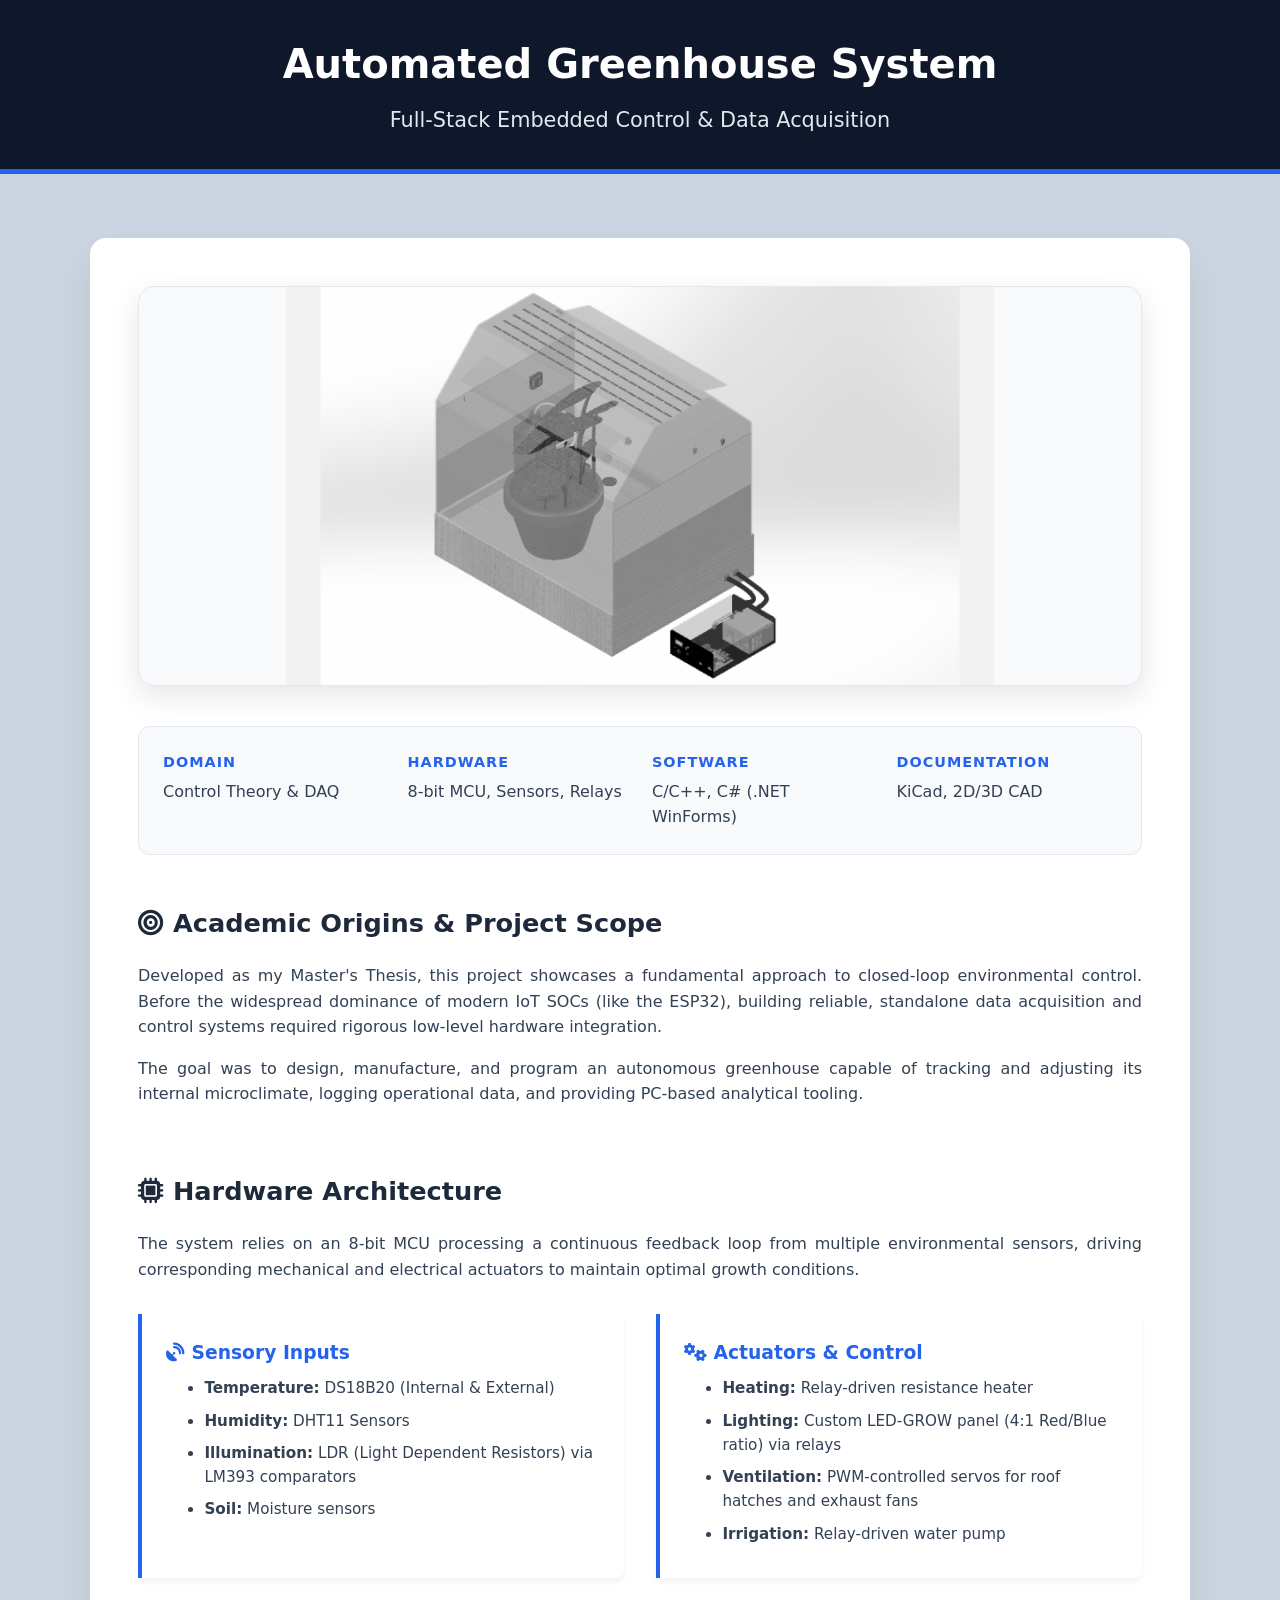
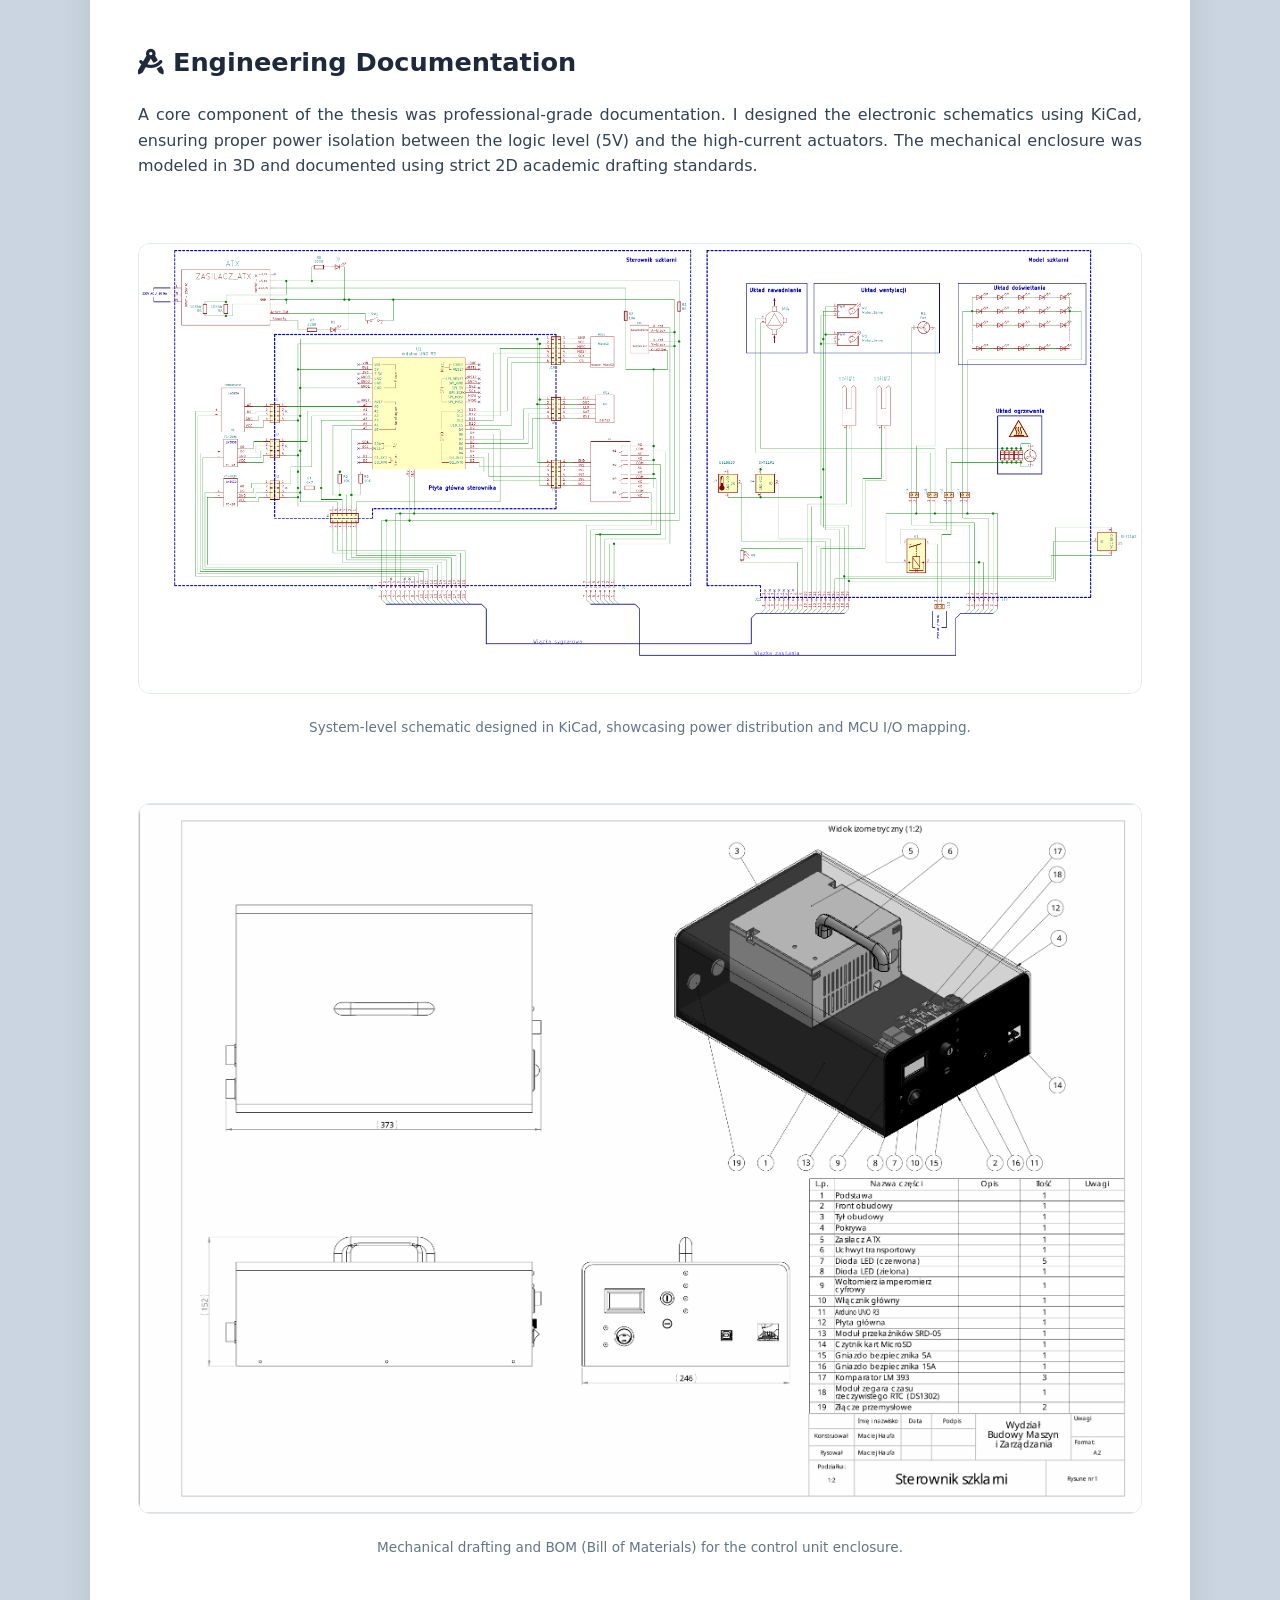
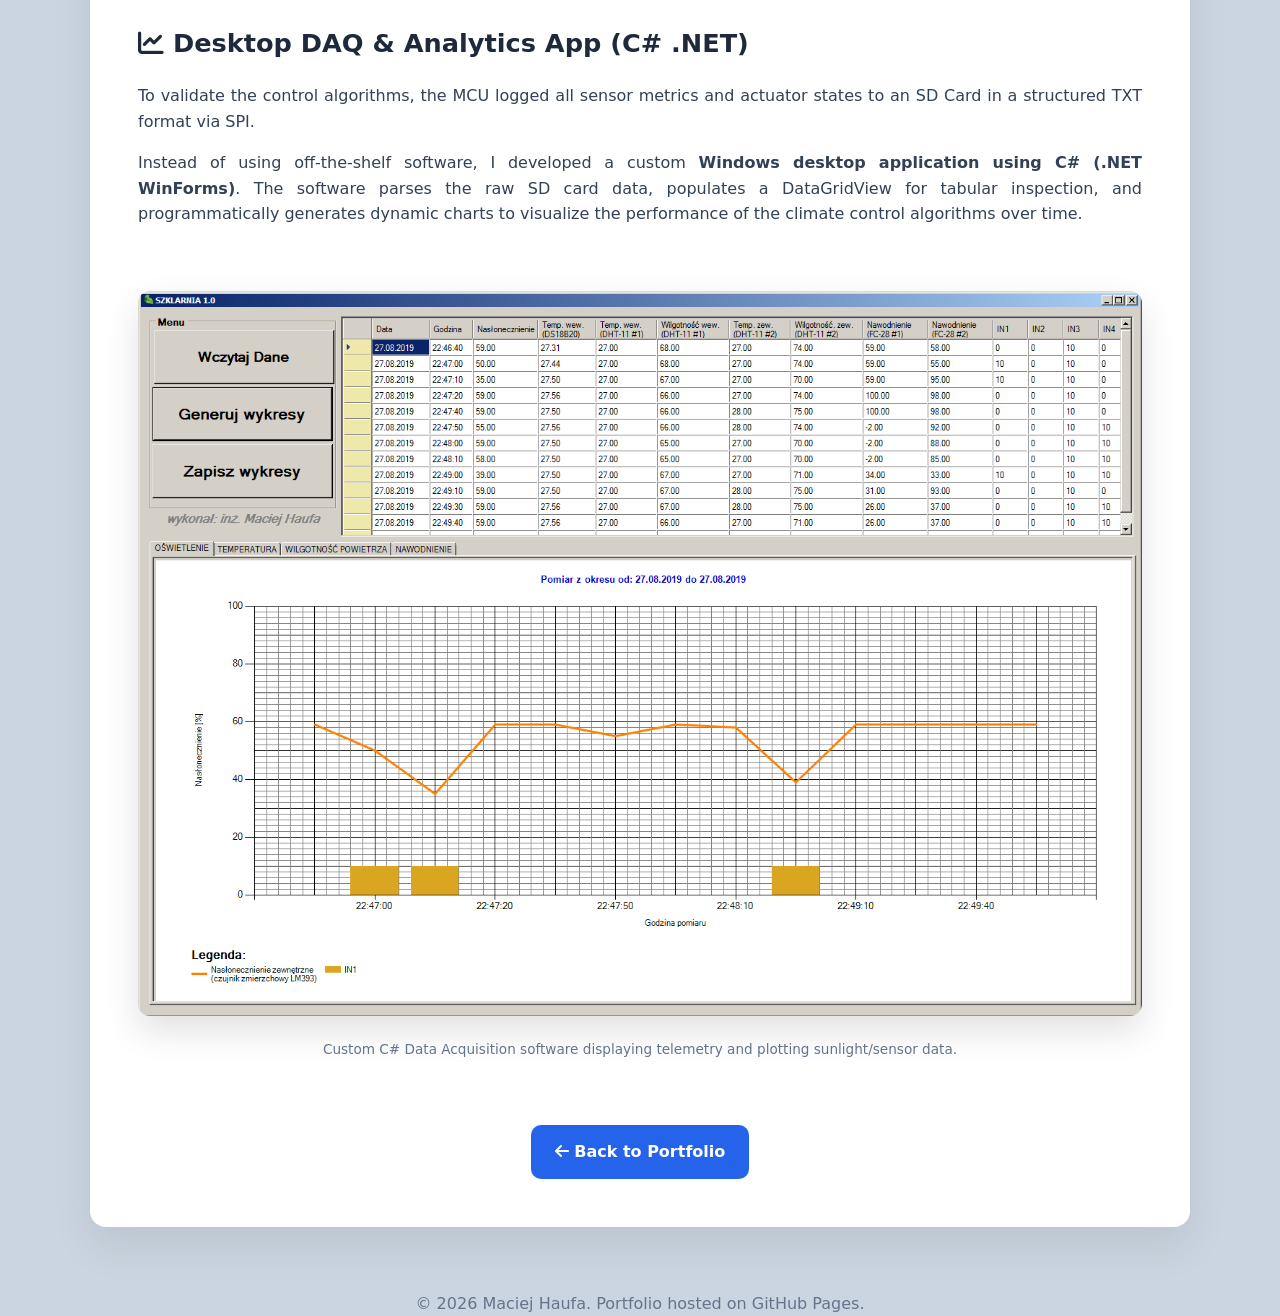
<file: projects/automated-greenhouse.html>
<!DOCTYPE html>
<html lang="en">
<head>
    <meta charset="UTF-8">
    <meta name="viewport" content="width=device-width, initial-scale=1.0">
    <title>Automated Greenhouse Control System | Maciej Haufa</title>
    <link rel="stylesheet" href="https://cdnjs.cloudflare.com/ajax/libs/font-awesome/6.4.0/css/all.min.css">
    <link rel="stylesheet" href="../css/style.css">
    <link rel="stylesheet" href="../css/project-stage.css">
</head>
<body>

    <header style="padding: 2rem; text-align: center;">
        <h1 style="font-size: 2.5rem; margin-bottom: 0.5rem;">Automated Greenhouse System</h1>
        <p class="subtitle" style="margin-bottom: 0;">Full-Stack Embedded Control & Data Acquisition</p>
    </header>

    <div class="project-container">
        
        <!-- MAIN HERO IMAGE (Użyj rzutu 3D z roślinką) -->
        <img src="../images/greenhouse-3d.png" alt="Greenhouse 3D Model" class="project-hero-img" style="object-fit: contain; background: #f8fafc; border: 1px solid #e2e8f0;">

        <div class="project-meta">
            <div class="meta-item">
                <strong>Domain</strong>
                Control Theory & DAQ
            </div>
            <div class="meta-item">
                <strong>Hardware</strong>
                8-bit MCU, Sensors, Relays
            </div>
            <div class="meta-item">
                <strong>Software</strong>
                C/C++, C# (.NET WinForms)
            </div>
            <div class="meta-item">
                <strong>Documentation</strong>
                KiCad, 2D/3D CAD
            </div>
        </div>

        <div class="section">
            <h2><i class="fas fa-bullseye"></i> Academic Origins & Project Scope</h2>
            <p>
                Developed as my Master's Thesis, this project showcases a fundamental approach to closed-loop environmental control. Before the widespread dominance of modern IoT SOCs (like the ESP32), building reliable, standalone data acquisition and control systems required rigorous low-level hardware integration. 
            </p>
            <p>
                The goal was to design, manufacture, and program an autonomous greenhouse capable of tracking and adjusting its internal microclimate, logging operational data, and providing PC-based analytical tooling.
            </p>
        </div>

        <div class="section">
            <h2><i class="fas fa-microchip"></i> Hardware Architecture</h2>
            <p>
                The system relies on an 8-bit MCU processing a continuous feedback loop from multiple environmental sensors, driving corresponding mechanical and electrical actuators to maintain optimal growth conditions.
            </p>
            
            <div class="architecture-grid">
                <div class="arch-box">
                    <h3 style="color: var(--primary); margin-bottom: 0.5rem;"><i class="fas fa-satellite-dish"></i> Sensory Inputs</h3>
                    <ul style="font-size: 0.95rem; padding-left: 1.2rem;">
                        <li><strong>Temperature:</strong> DS18B20 (Internal & External)</li>
                        <li><strong>Humidity:</strong> DHT11 Sensors</li>
                        <li><strong>Illumination:</strong> LDR (Light Dependent Resistors) via LM393 comparators</li>
                        <li><strong>Soil:</strong> Moisture sensors</li>
                    </ul>
                </div>
                <div class="arch-box">
                    <h3 style="color: var(--primary); margin-bottom: 0.5rem;"><i class="fas fa-cogs"></i> Actuators & Control</h3>
                    <ul style="font-size: 0.95rem; padding-left: 1.2rem;">
                        <li><strong>Heating:</strong> Relay-driven resistance heater</li>
                        <li><strong>Lighting:</strong> Custom LED-GROW panel (4:1 Red/Blue ratio) via relays</li>
                        <li><strong>Ventilation:</strong> PWM-controlled servos for roof hatches and exhaust fans</li>
                        <li><strong>Irrigation:</strong> Relay-driven water pump</li>
                    </ul>
                </div>
            </div>
        </div>

        <div class="section">
            <h2><i class="fas fa-drafting-compass"></i> Engineering Documentation</h2>
            <p>
                A core component of the thesis was professional-grade documentation. I designed the electronic schematics using KiCad, ensuring proper power isolation between the logic level (5V) and the high-current actuators. The mechanical enclosure was modeled in 3D and documented using strict 2D academic drafting standards.
            </p>
            
            <!-- SCHEMAT KICAD -->
            <figure style="margin: 2rem 0; text-align: center;">
                <img src="../images/greenhouse-schematic.png" alt="KiCad Schematic" class="image-full" style="box-shadow: none; border: 1px solid #e2e8f0;">
                <figcaption style="font-size: 0.85rem; color: #64748b; margin-top: -1rem;">System-level schematic designed in KiCad, showcasing power distribution and MCU I/O mapping.</figcaption>
            </figure>

            <!-- RYSUNEK CAD 2D -->
            <figure style="margin: 2rem 0; text-align: center;">
                <img src="../images/greenhouse-cad.png" alt="2D CAD Drawing" class="image-full" style="box-shadow: none; border: 1px solid #e2e8f0;">
                <figcaption style="font-size: 0.85rem; color: #64748b; margin-top: -1rem;">Mechanical drafting and BOM (Bill of Materials) for the control unit enclosure.</figcaption>
            </figure>
        </div>

        <div class="section">
            <h2><i class="fas fa-chart-line"></i> Desktop DAQ & Analytics App (C# .NET)</h2>
            <p>
                To validate the control algorithms, the MCU logged all sensor metrics and actuator states to an SD Card in a structured TXT format via SPI. 
            </p>
            <p>
                Instead of using off-the-shelf software, I developed a custom <strong>Windows desktop application using C# (.NET WinForms)</strong>. The software parses the raw SD card data, populates a DataGridView for tabular inspection, and programmatically generates dynamic charts to visualize the performance of the climate control algorithms over time.
            </p>
            
            <!-- SCREEN Z APLIKACJI C# -->
            <figure style="margin: 2rem 0; text-align: center;">
                <img src="../images/greenhouse-app.png" alt="C# DAQ Application" class="image-full">
                <figcaption style="font-size: 0.85rem; color: #64748b; margin-top: -1rem;">Custom C# Data Acquisition software displaying telemetry and plotting sunlight/sensor data.</figcaption>
            </figure>
        </div>

        <div class="back-wrapper">
            <a href="../index.html" class="back-btn"><i class="fas fa-arrow-left"></i> Back to Portfolio</a>
        </div>

    </div>

    <footer>
        <center><p style="margin-top: 2rem; color: #64748b;">&copy; <span id="current-year"></span> Maciej Haufa. Portfolio hosted on GitHub Pages.</p></center>
    </footer>

    <script src="../js/script.js"></script>
</body>
</html>
</file>
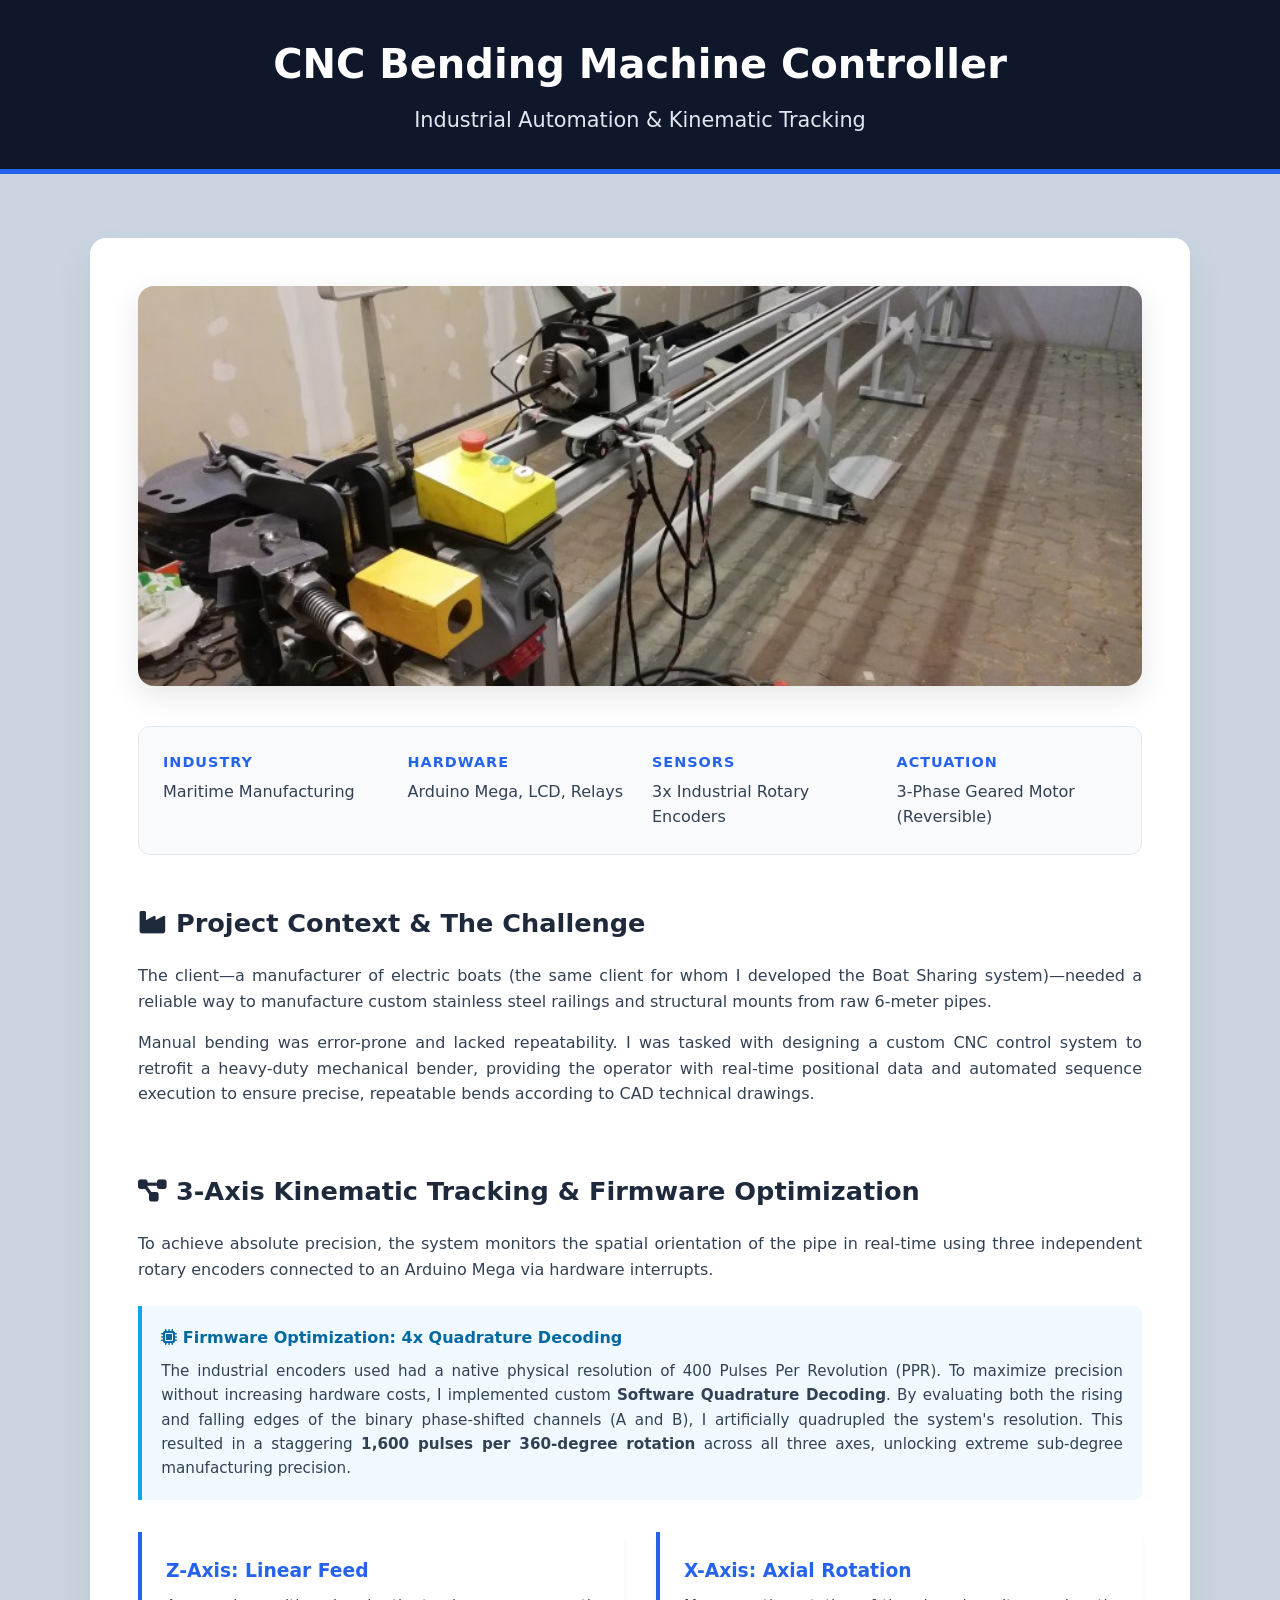
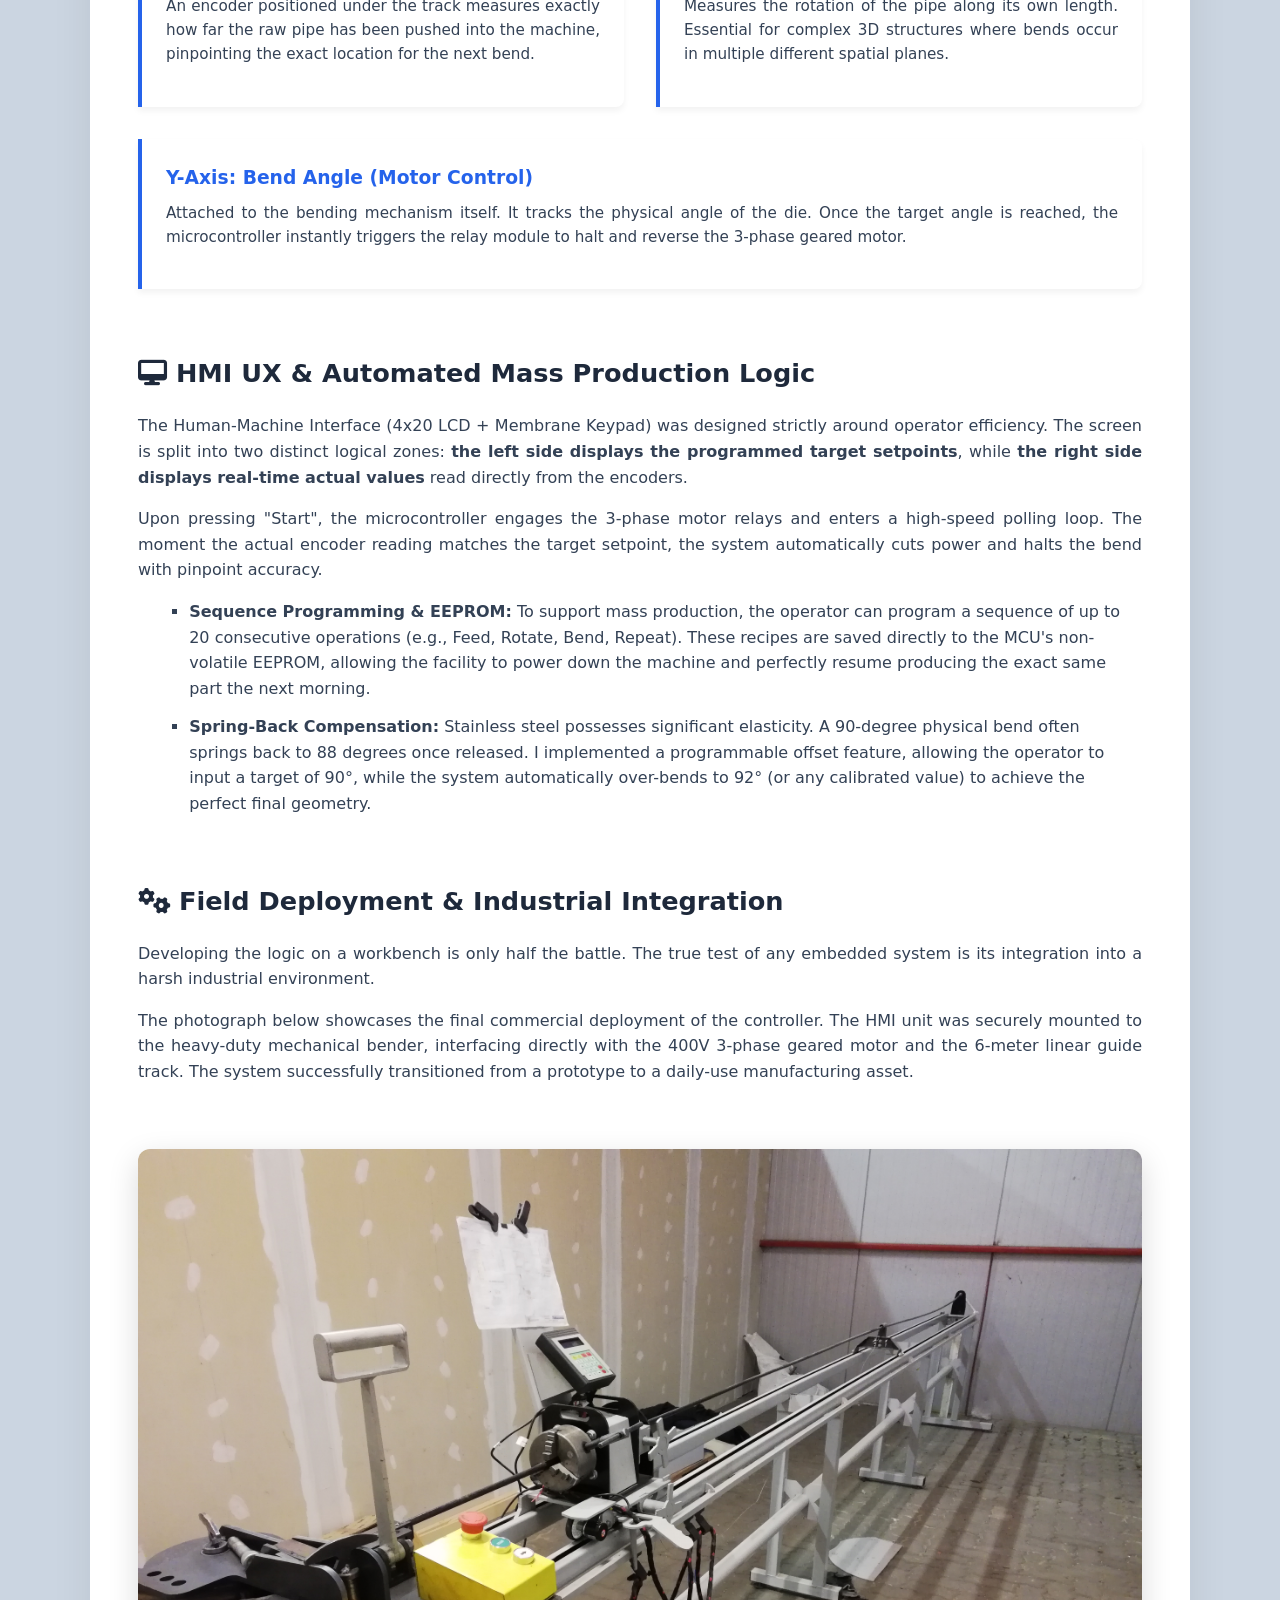
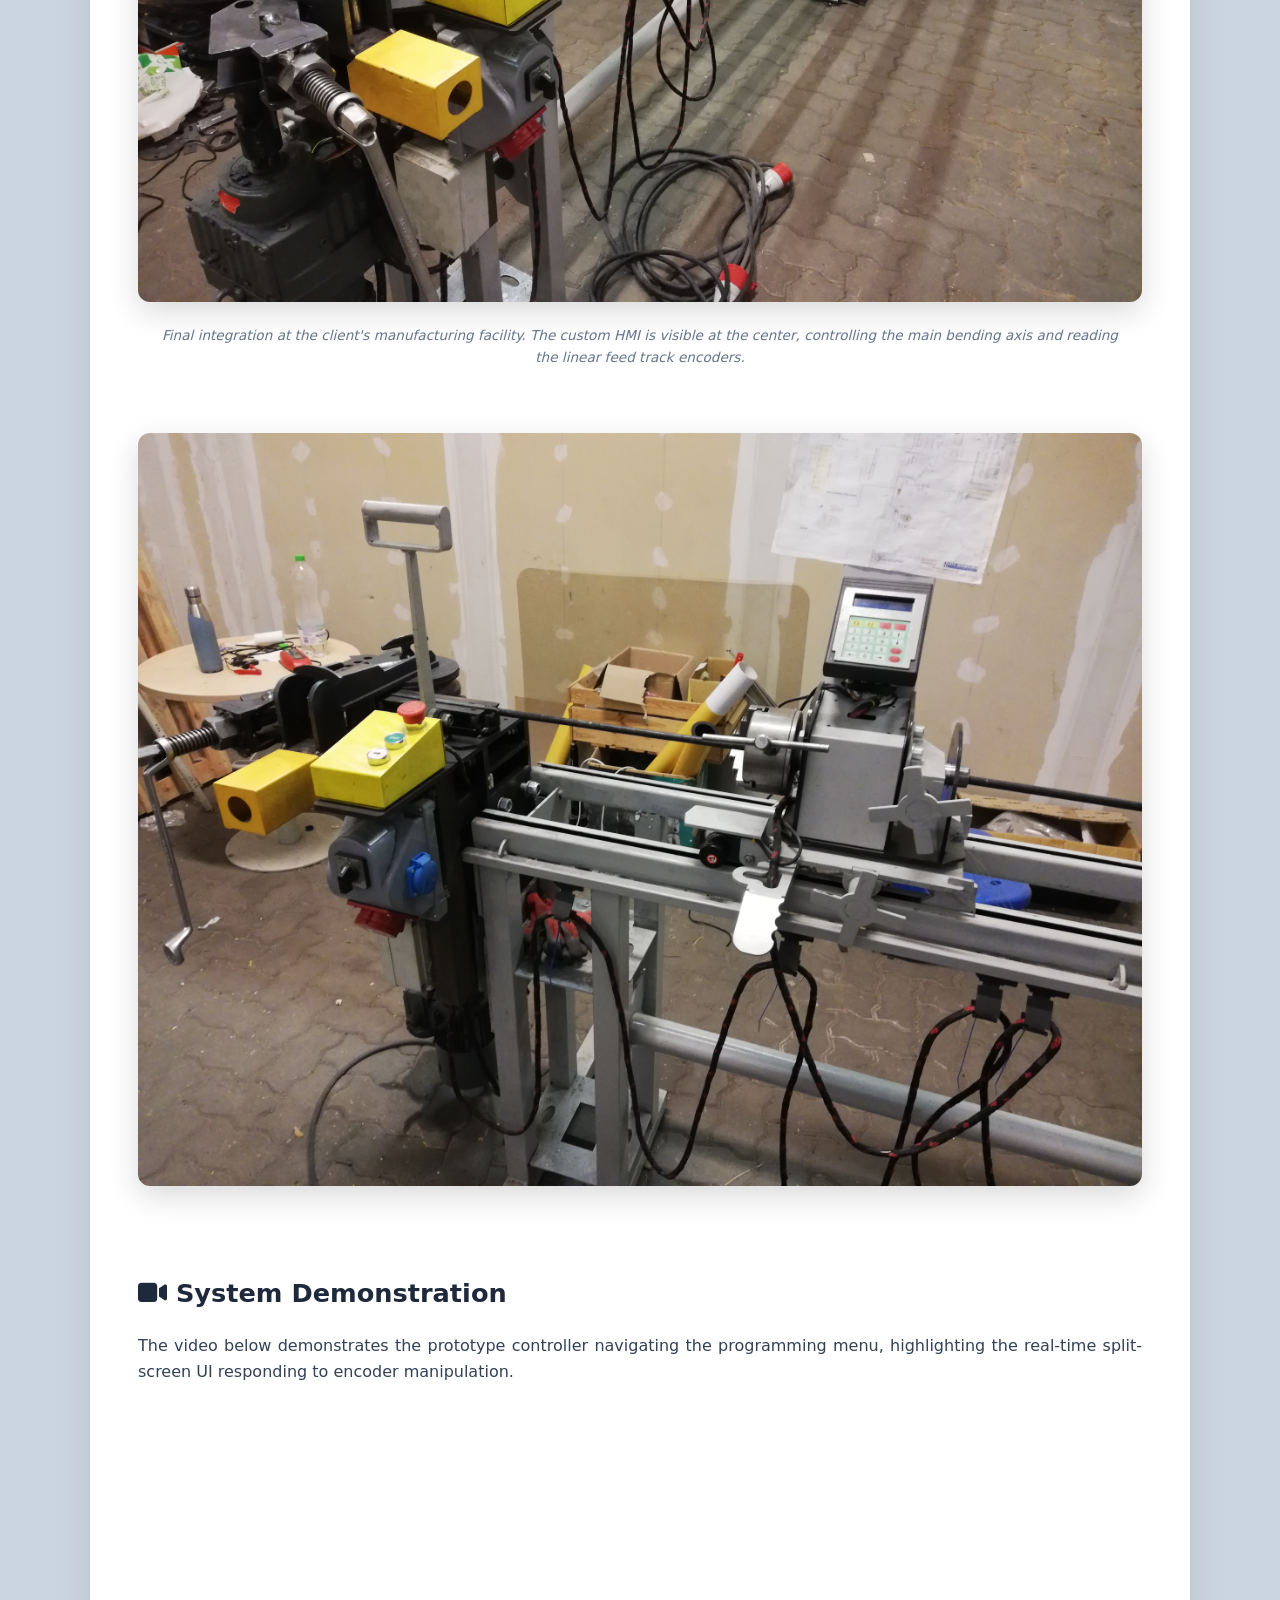
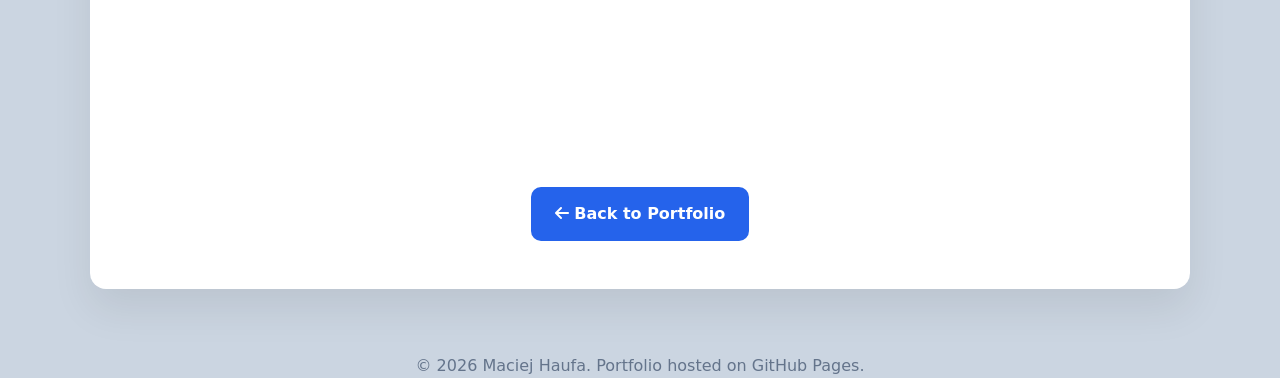
<file: projects/cnc-bending-machine.html>
<!DOCTYPE html>
<html lang="en">
<head>
    <meta charset="UTF-8">
    <meta name="viewport" content="width=device-width, initial-scale=1.0">
    <title>CNC Bending Machine Controller | Maciej Haufa</title>
    <link rel="stylesheet" href="https://cdnjs.cloudflare.com/ajax/libs/font-awesome/6.4.0/css/all.min.css">
    <link rel="stylesheet" href="../css/style.css">
    <link rel="stylesheet" href="../css/project-stage.css">
</head>
<body>

    <header style="padding: 2rem; text-align: center;">
        <h1 style="font-size: 2.5rem; margin-bottom: 0.5rem;">CNC Bending Machine Controller</h1>
        <p class="subtitle" style="margin-bottom: 0;">Industrial Automation & Kinematic Tracking</p>
    </header>

    <div class="project-container">
        
        <!-- Główne zdjęcie wyciągnięte z klatki filmu -->
        <img src="../images/cnc-bend.jpg" alt="CNC Controller Panel" class="project-hero-img" style="object-fit: cover; background: #1e293b;">

        <div class="project-meta">
            <div class="meta-item">
                <strong>Industry</strong>
                Maritime Manufacturing
            </div>
            <div class="meta-item">
                <strong>Hardware</strong>
                Arduino Mega, LCD, Relays
            </div>
            <div class="meta-item">
                <strong>Sensors</strong>
                3x Industrial Rotary Encoders
            </div>
            <div class="meta-item">
                <strong>Actuation</strong>
                3-Phase Geared Motor (Reversible)
            </div>
        </div>

        <div class="section">
            <h2><i class="fas fa-industry"></i> Project Context & The Challenge</h2>
            <p>
                The client—a manufacturer of electric boats (the same client for whom I developed the Boat Sharing system)—needed a reliable way to manufacture custom stainless steel railings and structural mounts from raw 6-meter pipes. 
            </p>
            <p>
                Manual bending was error-prone and lacked repeatability. I was tasked with designing a custom CNC control system to retrofit a heavy-duty mechanical bender, providing the operator with real-time positional data and automated sequence execution to ensure precise, repeatable bends according to CAD technical drawings.
            </p>
        </div>

        <div class="section">
            <h2><i class="fas fa-project-diagram"></i> 3-Axis Kinematic Tracking & Firmware Optimization</h2>
            <p>
                To achieve absolute precision, the system monitors the spatial orientation of the pipe in real-time using three independent rotary encoders connected to an Arduino Mega via hardware interrupts.
            </p>
            
            <div style="background: #f0f9ff; border-left: 4px solid #0ea5e9; padding: 1.2rem; margin: 1.5rem 0; border-radius: 0 8px 8px 0;">
                <h4 style="color: #0369a1; margin-bottom: 0.5rem;"><i class="fas fa-microchip"></i> Firmware Optimization: 4x Quadrature Decoding</h4>
                <p style="font-size: 0.95rem; margin-bottom: 0;">
                    The industrial encoders used had a native physical resolution of 400 Pulses Per Revolution (PPR). To maximize precision without increasing hardware costs, I implemented custom <strong>Software Quadrature Decoding</strong>. By evaluating both the rising and falling edges of the binary phase-shifted channels (A and B), I artificially quadrupled the system's resolution. This resulted in a staggering <strong>1,600 pulses per 360-degree rotation</strong> across all three axes, unlocking extreme sub-degree manufacturing precision.
                </p>
            </div>
            
            <div class="architecture-grid">
                <div class="arch-box">
                    <h3 style="color: var(--primary); margin-bottom: 0.5rem;">Z-Axis: Linear Feed</h3>
                    <p style="font-size: 0.95rem;">An encoder positioned under the track measures exactly how far the raw pipe has been pushed into the machine, pinpointing the exact location for the next bend.</p>
                </div>
                <div class="arch-box">
                    <h3 style="color: var(--primary); margin-bottom: 0.5rem;">X-Axis: Axial Rotation</h3>
                    <p style="font-size: 0.95rem;">Measures the rotation of the pipe along its own length. Essential for complex 3D structures where bends occur in multiple different spatial planes.</p>
                </div>
                <div class="arch-box" style="grid-column: 1 / -1;">
                    <h3 style="color: var(--primary); margin-bottom: 0.5rem;">Y-Axis: Bend Angle (Motor Control)</h3>
                    <p style="font-size: 0.95rem;">Attached to the bending mechanism itself. It tracks the physical angle of the die. Once the target angle is reached, the microcontroller instantly triggers the relay module to halt and reverse the 3-phase geared motor.</p>
                </div>
            </div>
        </div>

        <div class="section">
            <h2><i class="fas fa-desktop"></i> HMI UX & Automated Mass Production Logic</h2>
            <p>
                The Human-Machine Interface (4x20 LCD + Membrane Keypad) was designed strictly around operator efficiency. The screen is split into two distinct logical zones:
                <strong>the left side displays the programmed target setpoints</strong>, while <strong>the right side displays real-time actual values</strong> read directly from the encoders.
            </p>
            <p>
                Upon pressing "Start", the microcontroller engages the 3-phase motor relays and enters a high-speed polling loop. The moment the actual encoder reading matches the target setpoint, the system automatically cuts power and halts the bend with pinpoint accuracy.
            </p>
            
            <ul style="margin-top: 1rem; list-style-type: square; padding-left: 2rem;">
                <li style="margin-bottom: 0.8rem;">
                    <strong>Sequence Programming & EEPROM:</strong> To support mass production, the operator can program a sequence of up to 20 consecutive operations (e.g., Feed, Rotate, Bend, Repeat). These recipes are saved directly to the MCU's non-volatile EEPROM, allowing the facility to power down the machine and perfectly resume producing the exact same part the next morning.
                </li>
                <li>
                    <strong>Spring-Back Compensation:</strong> Stainless steel possesses significant elasticity. A 90-degree physical bend often springs back to 88 degrees once released. I implemented a programmable offset feature, allowing the operator to input a target of 90°, while the system automatically over-bends to 92° (or any calibrated value) to achieve the perfect final geometry.
                </li>
            </ul>
        </div>
  <div class="section">
            <h2><i class="fas fa-cogs"></i> Field Deployment & Industrial Integration</h2>
            <p>
                Developing the logic on a workbench is only half the battle. The true test of any embedded system is its integration into a harsh industrial environment. 
            </p>
            <p>
                The photograph below showcases the final commercial deployment of the controller. The HMI unit was securely mounted to the heavy-duty mechanical bender, interfacing directly with the 400V 3-phase geared motor and the 6-meter linear guide track. The system successfully transitioned from a prototype to a daily-use manufacturing asset.
            </p>
            
            <figure style="margin: 2rem 0; text-align: center;">
                <img src="../images/bending-machine-field.jpg" alt="CNC Bending Machine Deployment" class="image-full" style="box-shadow: 0 10px 30px rgba(0,0,0,0.15); border-radius: 12px;">
                <figcaption style="font-size: 0.85rem; color: #64748b; margin-top: -1rem; padding: 0 1rem;">
                    <em>Final integration at the client's manufacturing facility. The custom HMI is visible at the center, controlling the main bending axis and reading the linear feed track encoders.</em>
                </figcaption>
            </figure>
       <figure style="margin: 2rem 0; text-align: center;">
                <img src="../images/bending-machine-field2.jpg" alt="CNC Bending Machine Deployment" class="image-full" style="box-shadow: 0 10px 30px rgba(0,0,0,0.15); border-radius: 12px;">
                <figcaption style="font-size: 0.85rem; color: #64748b; margin-top: -1rem; padding: 0 1rem;">    </figcaption>
            </figure>
        </div>
        
        <div class="section">
            <h2><i class="fas fa-video"></i> System Demonstration</h2>
            <p>
                The video below demonstrates the prototype controller navigating the programming menu, highlighting the real-time split-screen UI responding to encoder manipulation.
            </p>



                  
            
            <!-- KONTENER NA WIDEO YOUTUBE -->
<center><iframe width="560" height="315" src="https://www.youtube.com/embed/ICAVRSZJSOw?si=NebyxL_IfNyhldSB" title="YouTube video player" frameborder="0" allow="accelerometer; autoplay; clipboard-write; encrypted-media; gyroscope; picture-in-picture; web-share" referrerpolicy="strict-origin-when-cross-origin" allowfullscreen></iframe>
        </center></div>

        <div class="back-wrapper">
            <a href="../index.html" class="back-btn"><i class="fas fa-arrow-left"></i> Back to Portfolio</a>
        </div>

    </div>

    <footer>
        <center><p style="margin-top: 2rem; color: #64748b;">&copy; <span id="current-year"></span> Maciej Haufa. Portfolio hosted on GitHub Pages.</p></center>
    </footer>

    <script src="../js/script.js"></script>
</body>
</html>
</file>
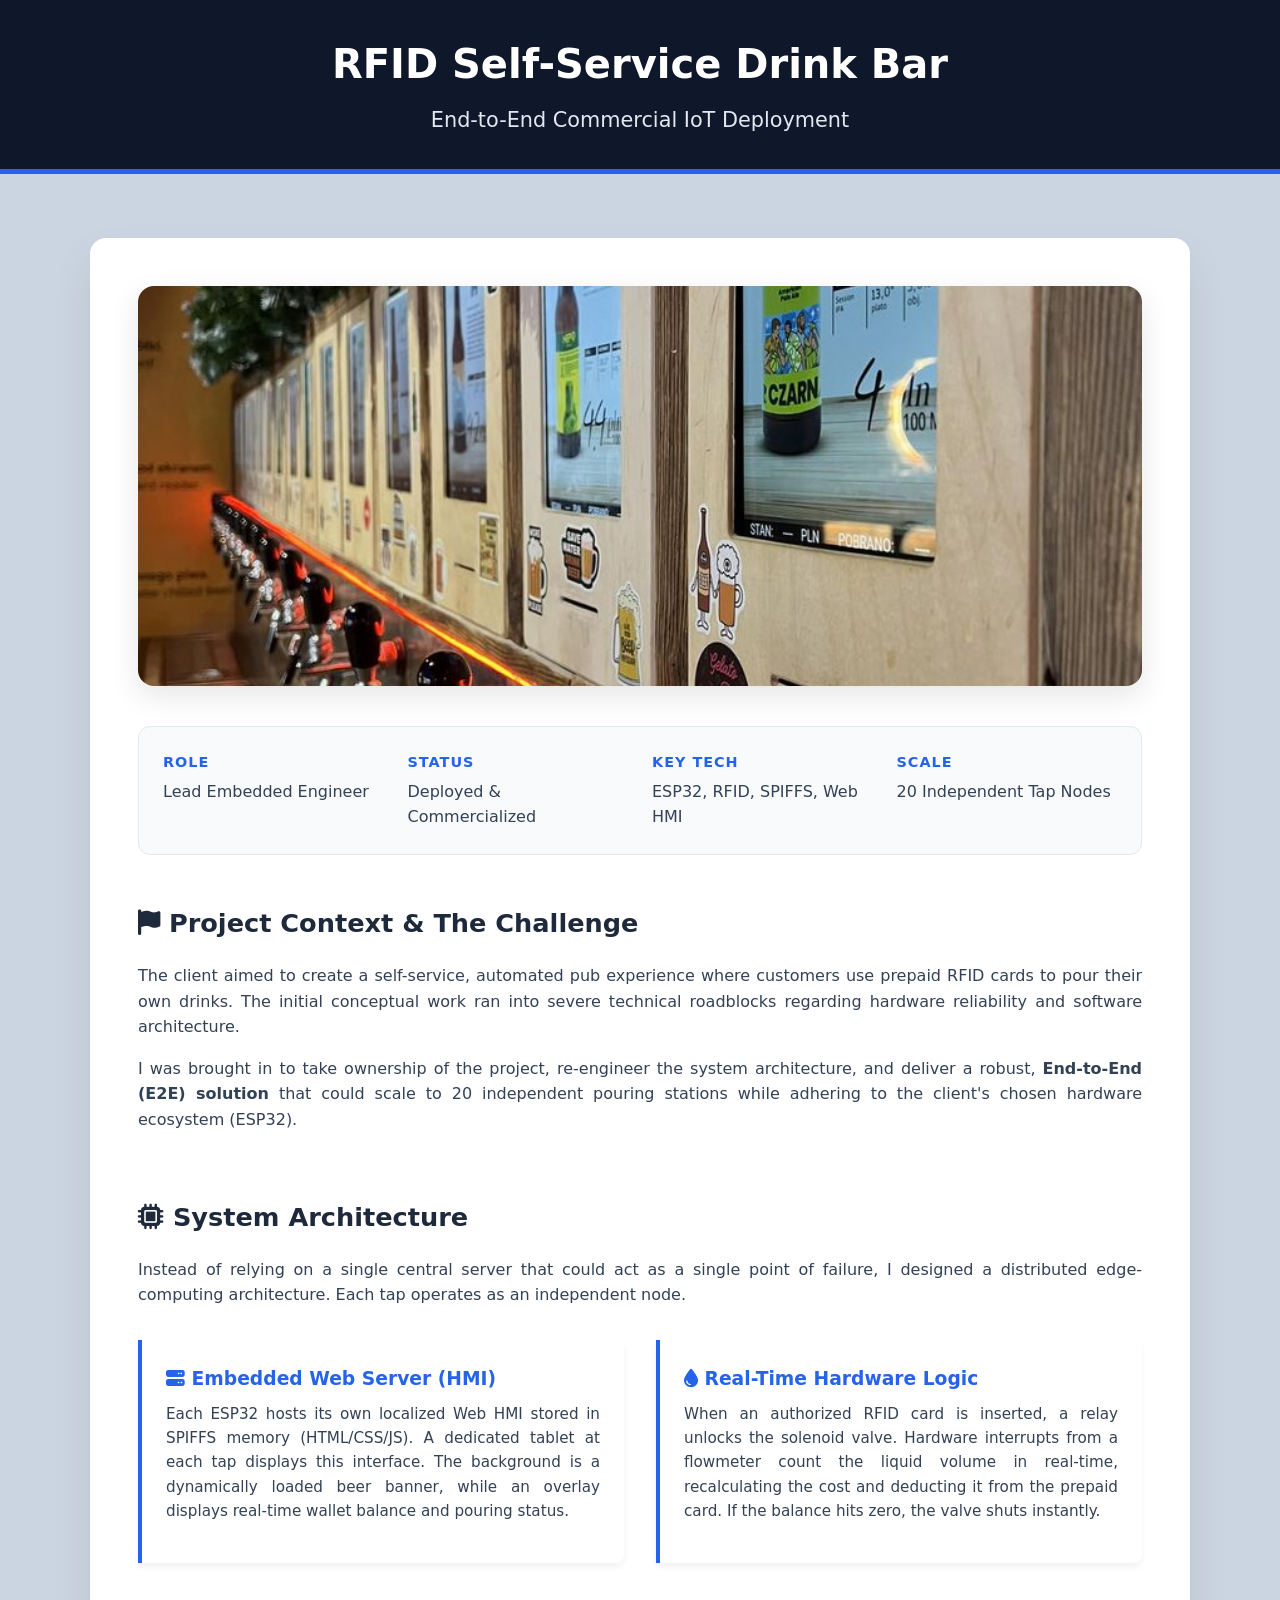
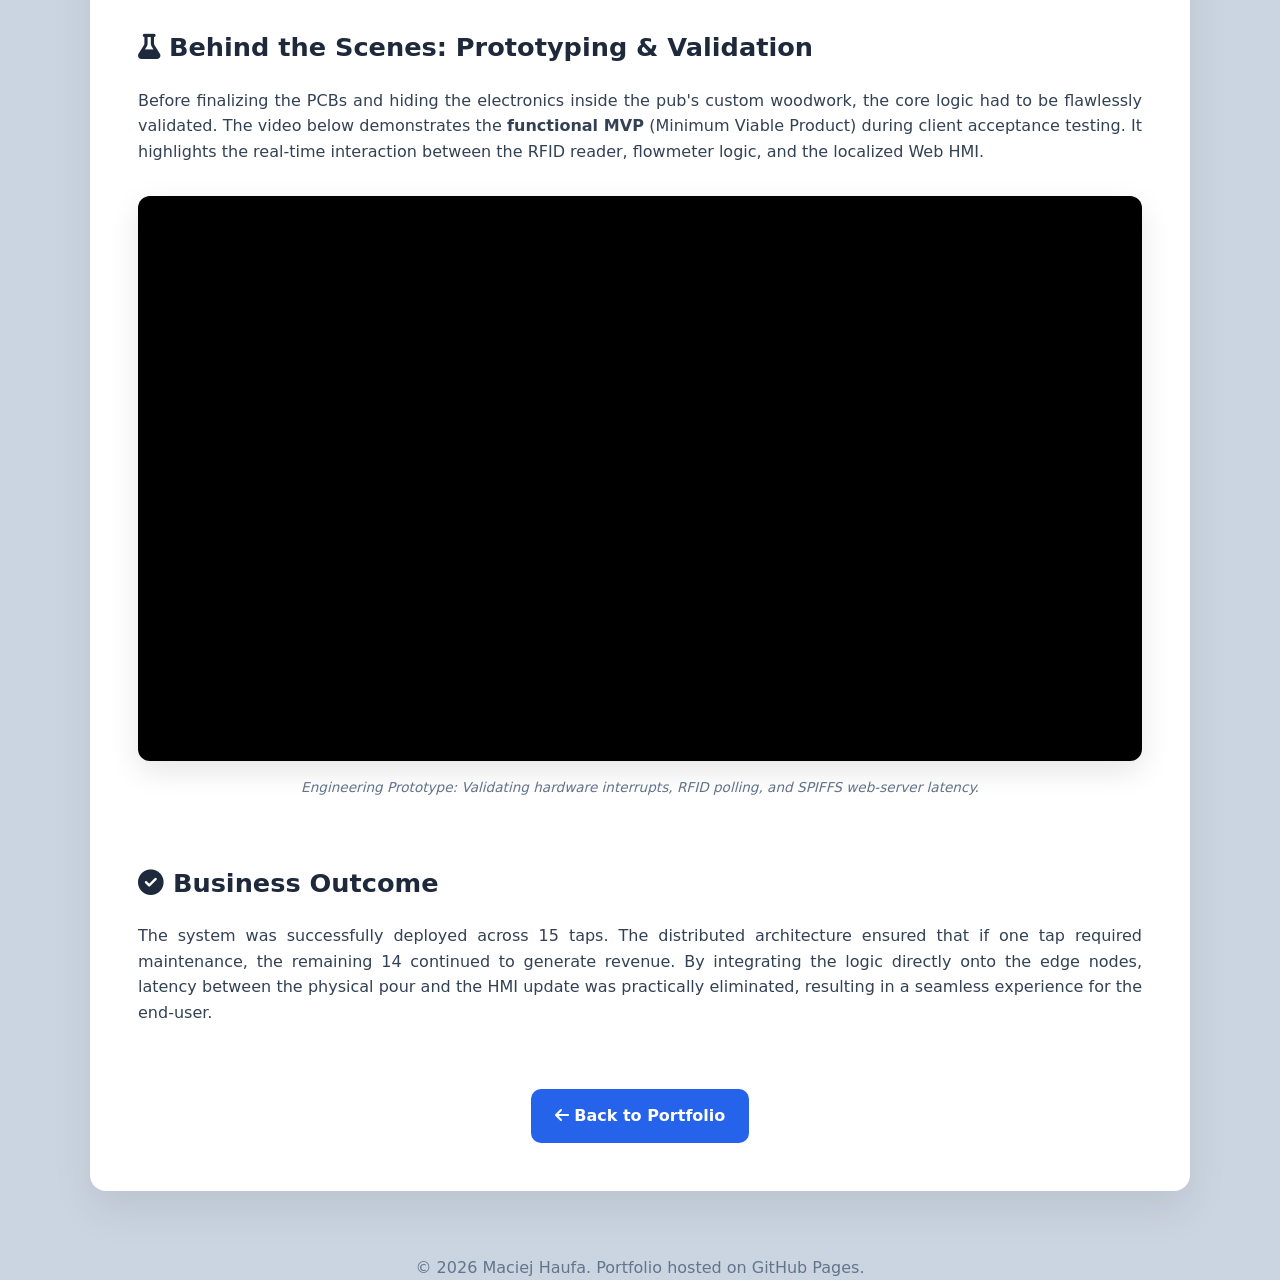
<file: projects/rfid-drink-bar.html>
<!DOCTYPE html>
<html lang="en">
<head>
    <meta charset="UTF-8">
    <meta name="viewport" content="width=device-width, initial-scale=1.0">
    <title>RFID Drink Bar System | Maciej Haufa</title>
    <link rel="stylesheet" href="https://cdnjs.cloudflare.com/ajax/libs/font-awesome/6.4.0/css/all.min.css">
    <link rel="stylesheet" href="../css/style.css"> <!-- Ścieżka do głównego CSS -->
    <link rel="stylesheet" href="../css/project-stage.css"> <!-- Ścieżka do CSS podstron -->
    <style>
        /* Dodatkowe style specyficzne dla tej podstrony */
        .project-hero-img {
            width: 100%;
            height: 400px;
            object-fit: cover;
            border-radius: 16px;
            margin-bottom: 2rem;
            box-shadow: 0 10px 30px rgba(0,0,0,0.1);
        }
        .project-meta {
            display: grid;
            grid-template-columns: repeat(auto-fit, minmax(200px, 1fr));
            gap: 1.5rem;
            background: #f8fafc;
            padding: 1.5rem;
            border-radius: 12px;
            margin-bottom: 3rem;
            border: 1px solid #e2e8f0;
        }
        .meta-item strong {
            display: block;
            color: var(--primary);
            font-size: 0.9rem;
            text-transform: uppercase;
            letter-spacing: 1px;
            margin-bottom: 0.3rem;
        }
        .video-container {
            position: relative;
            padding-bottom: 56.25%; /* 16:9 ratio */
            height: 0;
            overflow: hidden;
            border-radius: 12px;
            box-shadow: 0 10px 30px rgba(0,0,0,0.1);
            margin: 2rem 0;
            background: #000;
        }
        .video-container iframe, .video-container video {
            position: absolute;
            top: 0;
            left: 0;
            width: 100%;
            height: 100%;
        }
        .architecture-grid {
            display: grid;
            grid-template-columns: 1fr 1fr;
            gap: 2rem;
            margin-top: 2rem;
        }
        .arch-box {
            background: white;
            border-left: 4px solid var(--primary);
            padding: 1.5rem;
            box-shadow: 0 4px 6px rgba(0,0,0,0.05);
            border-radius: 0 8px 8px 0;
        }
        @media (max-width: 768px) {
            .architecture-grid { grid-template-columns: 1fr; }
            .project-hero-img { height: 250px; }
        }
    </style>
</head>
<body>

    <header style="padding: 2rem; text-align: center;">
        <h1 style="font-size: 2.5rem; margin-bottom: 0.5rem;">RFID Self-Service Drink Bar</h1>
        <p class="subtitle" style="margin-bottom: 0;">End-to-End Commercial IoT Deployment</p>
    </header>

    <div class="project-container">
        
        <!-- MIEJSCE NA ŁADNE ZDJĘCIE Z FACEBOOKA (np. ściana z kranami) -->
        <img src="../images/piwo-ty-nalewasz.jpg" alt="Deployed RFID Tap System" class="project-hero-img">

        <div class="project-meta">
            <div class="meta-item">
                <strong>Role</strong>
                Lead Embedded Engineer
            </div>
            <div class="meta-item">
                <strong>Status</strong>
                Deployed & Commercialized
            </div>
            <div class="meta-item">
                <strong>Key Tech</strong>
                ESP32, RFID, SPIFFS, Web HMI
            </div>
            <div class="meta-item">
                <strong>Scale</strong>
                20 Independent Tap Nodes
            </div>
        </div>

        <div class="section">
            <h2><i class="fas fa-flag"></i> Project Context & The Challenge</h2>
            <p>
                The client aimed to create a self-service, automated pub experience where customers use prepaid RFID cards to pour their own drinks. The initial conceptual work ran into severe technical roadblocks regarding hardware reliability and software architecture.
            </p>
            <p>
                I was brought in to take ownership of the project, re-engineer the system architecture, and deliver a robust, <strong>End-to-End (E2E) solution</strong> that could scale to 20 independent pouring stations while adhering to the client's chosen hardware ecosystem (ESP32).
            </p>
        </div>

        <div class="section">
            <h2><i class="fas fa-microchip"></i> System Architecture</h2>
            <p>
                Instead of relying on a single central server that could act as a single point of failure, I designed a distributed edge-computing architecture. Each tap operates as an independent node.
            </p>
            
            <div class="architecture-grid">
                <div class="arch-box">
                    <h3 style="color: var(--primary); margin-bottom: 0.5rem;"><i class="fas fa-server"></i> Embedded Web Server (HMI)</h3>
                    <p style="font-size: 0.95rem;">Each ESP32 hosts its own localized Web HMI stored in SPIFFS memory (HTML/CSS/JS). A dedicated tablet at each tap displays this interface. The background is a dynamically loaded beer banner, while an overlay displays real-time wallet balance and pouring status.</p>
                </div>
                <div class="arch-box">
                    <h3 style="color: var(--primary); margin-bottom: 0.5rem;"><i class="fas fa-tint"></i> Real-Time Hardware Logic</h3>
                    <p style="font-size: 0.95rem;">When an authorized RFID card is inserted, a relay unlocks the solenoid valve. Hardware interrupts from a flowmeter count the liquid volume in real-time, recalculating the cost and deducting it from the prepaid card. If the balance hits zero, the valve shuts instantly.</p>
                </div>
            </div>
        </div>

        <div class="section">
            <h2><i class="fas fa-flask"></i> Behind the Scenes: Prototyping & Validation</h2>
            <p>
                Before finalizing the PCBs and hiding the electronics inside the pub's custom woodwork, the core logic had to be flawlessly validated. The video below demonstrates the <strong>functional MVP</strong> (Minimum Viable Product) during client acceptance testing. It highlights the real-time interaction between the RFID reader, flowmeter logic, and the localized Web HMI.
            </p>


            <!-- KONTENER NA WIDEO -->
<div class="video-container">
    <iframe src="https://www.youtube.com/embed/qhvmtHktqt0" frameborder="0" allow="accelerometer; autoplay; clipboard-write; encrypted-media; gyroscope; picture-in-picture" allowfullscreen></iframe>
</div>
                
        
            <p style="font-size: 0.85rem; color: #64748b; text-align: center; margin-top: -1rem;">
                <em>Engineering Prototype: Validating hardware interrupts, RFID polling, and SPIFFS web-server latency.</em>
            </p>
        </div>

        <div class="section">
            <h2><i class="fas fa-check-circle"></i> Business Outcome</h2>
            <p>
                The system was successfully deployed across 15 taps. The distributed architecture ensured that if one tap required maintenance, the remaining 14 continued to generate revenue. By integrating the logic directly onto the edge nodes, latency between the physical pour and the HMI update was practically eliminated, resulting in a seamless experience for the end-user.
            </p>
        </div>

        <div class="back-wrapper">
            <a href="../index.html" class="back-btn"><i class="fas fa-arrow-left"></i> Back to Portfolio</a>
        </div>

    </div>

    <footer>
        <center><p style="margin-top: 2rem; color: #64748b;">&copy; <span id="current-year"></span> Maciej Haufa. Portfolio hosted on GitHub Pages.</p></center>
    </footer>

    <script src="../js/script.js"></script>
</body>
</html>
</file>
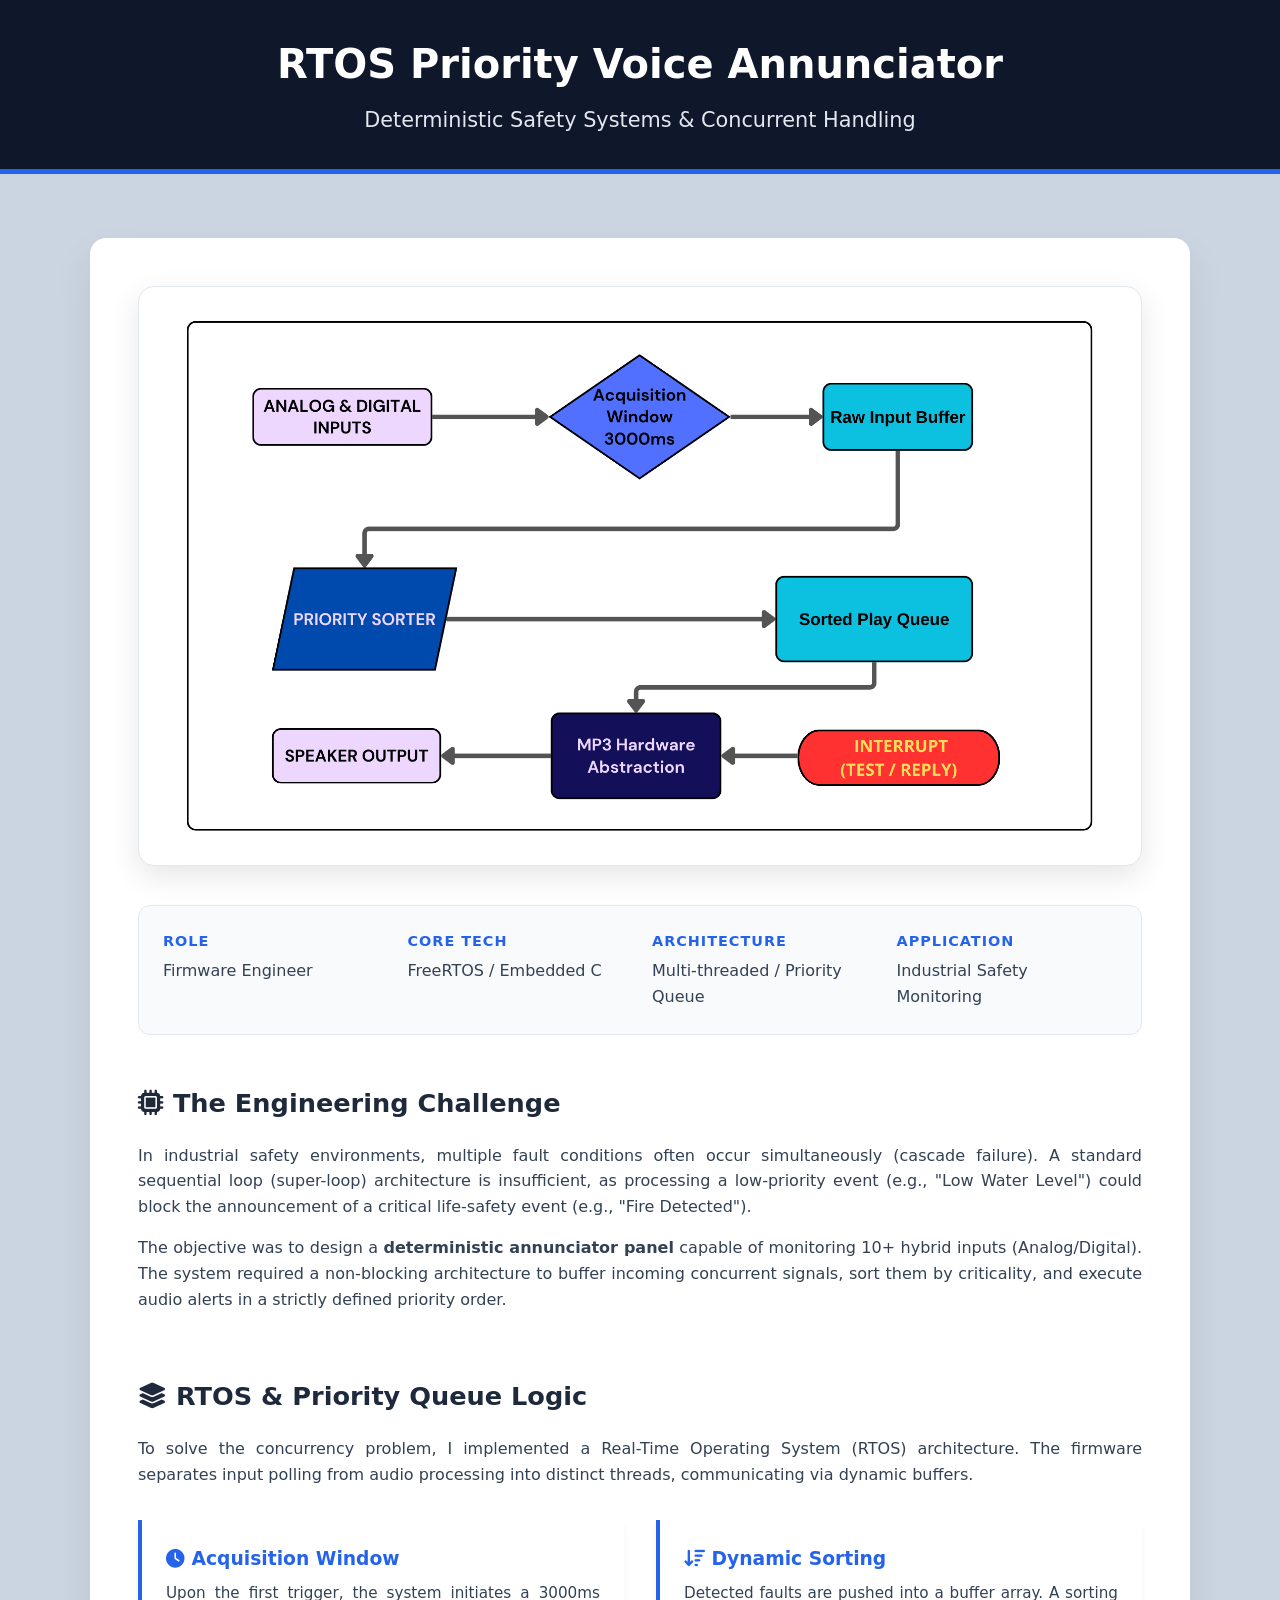
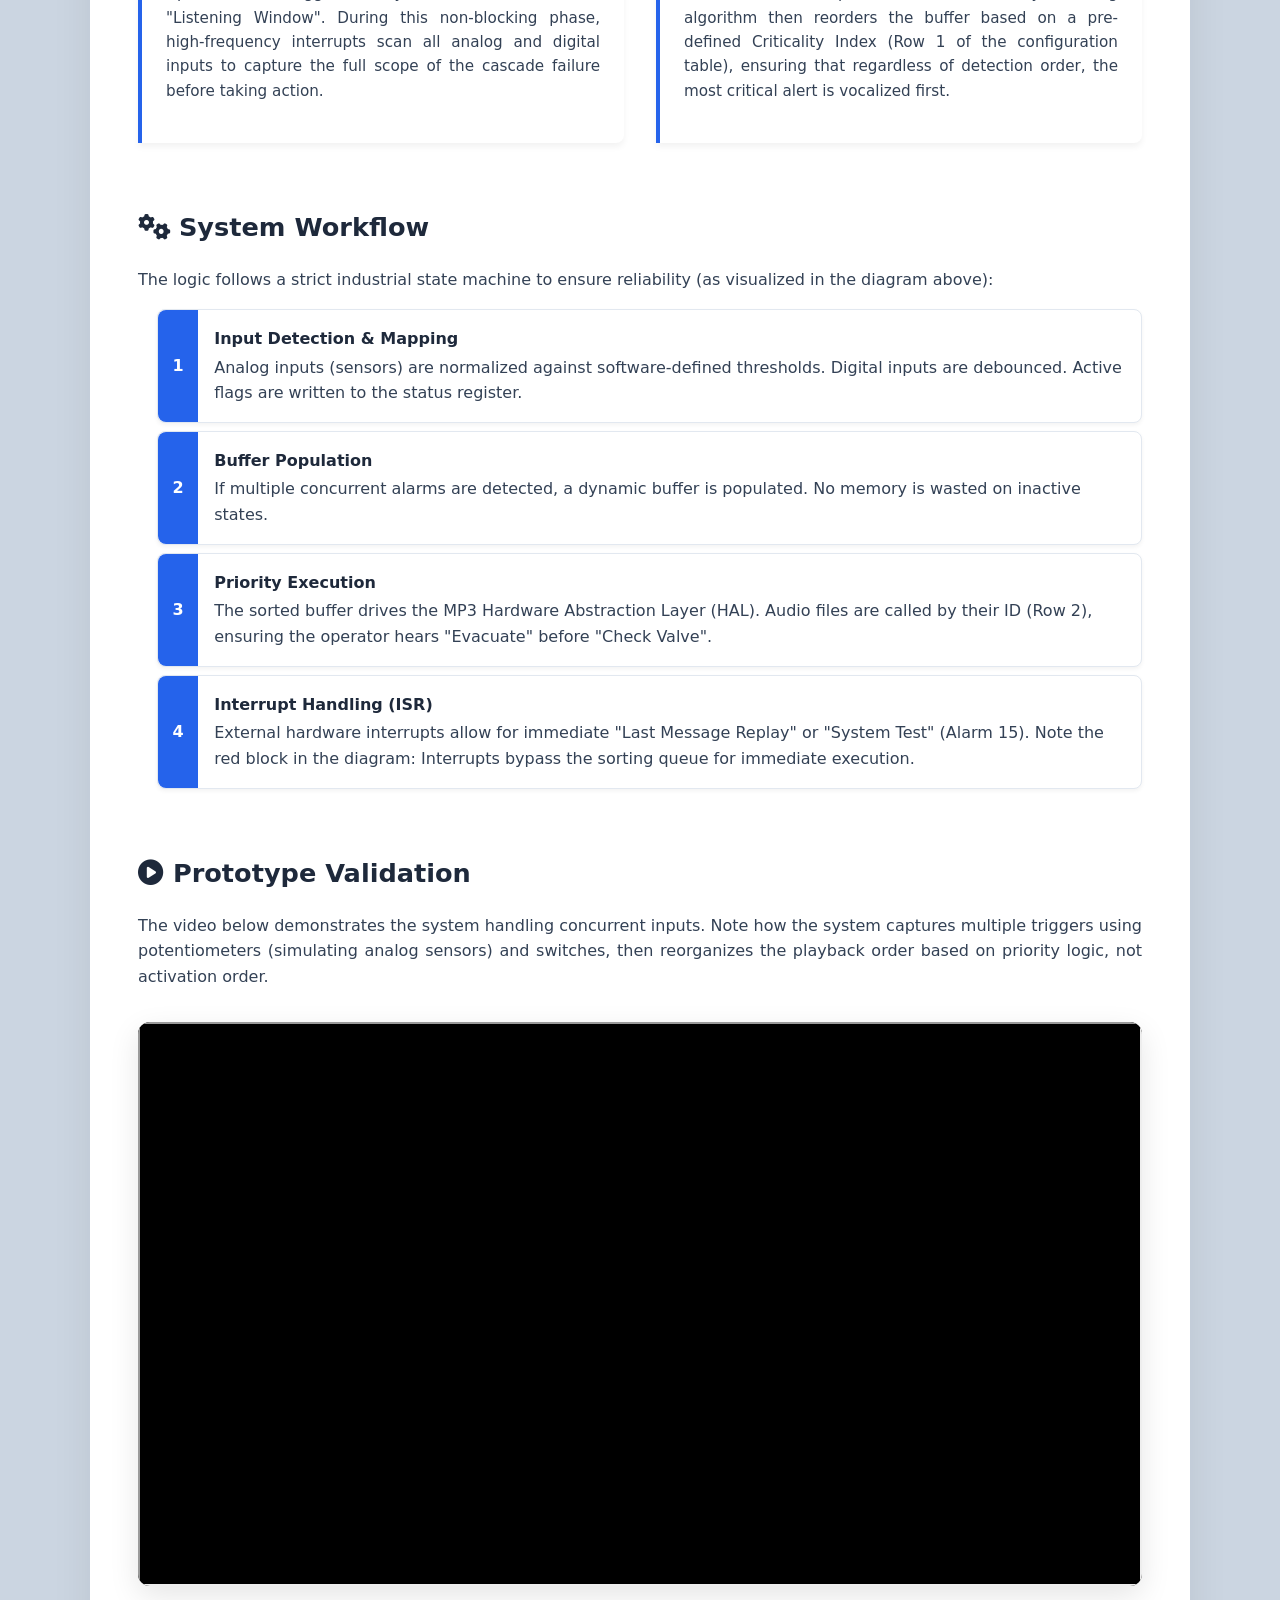
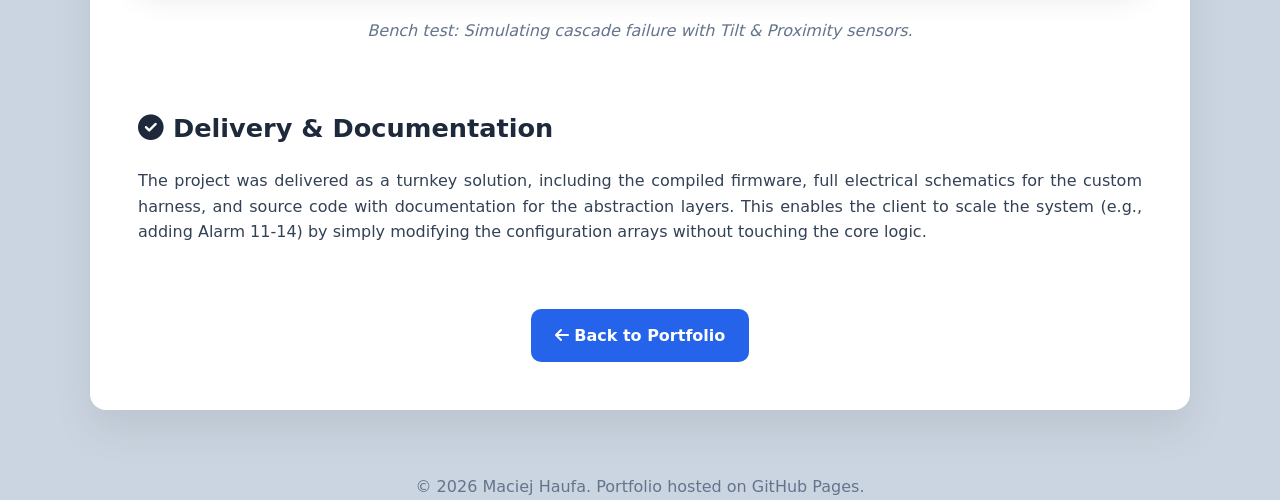
<file: projects/rtos-alarm.html>
<!DOCTYPE html>
<html lang="en">
<head>
    <meta charset="UTF-8">
    <meta name="viewport" content="width=device-width, initial-scale=1.0">
    <title>RTOS Safety Annunciator | Maciej Haufa</title>
    <link rel="stylesheet" href="https://cdnjs.cloudflare.com/ajax/libs/font-awesome/6.4.0/css/all.min.css">
    
    <!-- Główne style -->
    <link rel="stylesheet" href="../css/style.css">
    <link rel="stylesheet" href="../css/project-stage.css">

    <style>
        /* --- NAPRAWA DIAGRAMU (Override) --- */
        /* Nadpisujemy globalne style hero-img tylko dla tej podstrony, 
           aby diagram skalował się w całości i nie był ucięty */
        .project-hero-img.diagram-mode {
            height: auto !important;     /* Pozwól na pełną wysokość */
            min-height: 300px;
            object-fit: contain !important; /* Pokaż cały obrazek, nie ucinaj! */
            background: #ffffff;         /* Białe tło pod diagramem */
            padding: 1rem;               /* Oddech od krawędzi */
            border: 1px solid #e2e8f0;   /* Delikatna ramka */
        }

        /* Specyficzne dla tej podstrony: lista priorytetów */
        .priority-list {
            list-style: none;
            counter-reset: priority-counter;
            padding: 0;
        }
        .priority-list li {
            position: relative;
            padding-left: 3rem;
            margin-bottom: 1rem;
            padding: 1rem 1rem 1rem 3.5rem;
            background: #fff;
            border: 1px solid #e2e8f0;
            border-radius: 8px;
            box-shadow: 0 2px 4px rgba(0,0,0,0.05);
        }
        .priority-list li::before {
            counter-increment: priority-counter;
            content: counter(priority-counter);
            position: absolute;
            left: 0;
            top: 0;
            bottom: 0;
            width: 2.5rem;
            background: var(--primary);
            color: white;
            display: flex;
            align-items: center;
            justify-content: center;
            font-weight: bold;
            border-top-left-radius: 8px;
            border-bottom-left-radius: 8px;
        }
        .priority-list strong {
            display: block;
            color: #1e293b;
            margin-bottom: 0.2rem;
        }
    </style>
</head>
<body>

    <header style="padding: 2rem; text-align: center;">
        <h1 style="font-size: 2.5rem; margin-bottom: 0.5rem;">RTOS Priority Voice Annunciator</h1>
        <p class="subtitle" style="margin-bottom: 0;">Deterministic Safety Systems & Concurrent Handling</p>
    </header>

    <div class="project-container">
        
        <!-- MAIN HERO IMAGE (Diagram z Canvy) -->
        <!-- Dodałem klasę "diagram-mode" która naprawia ucinanie -->
        <img src="../images/rtos-diagram.png" alt="RTOS System Architecture Diagram" class="project-hero-img diagram-mode" onerror="this.src='https://via.placeholder.com/1000x600/e2e8f0/64748b?text=Diagram+Not+Found'">

        <div class="project-meta">
            <div class="meta-item">
                <strong>Role</strong>
                Firmware Engineer
            </div>
            <div class="meta-item">
                <strong>Core Tech</strong>
                FreeRTOS / Embedded C
            </div>
            <div class="meta-item">
                <strong>Architecture</strong>
                Multi-threaded / Priority Queue
            </div>
            <div class="meta-item">
                <strong>Application</strong>
                Industrial Safety Monitoring
            </div>
        </div>

        <!-- CONTEXT -->
        <div class="section">
            <h2><i class="fas fa-microchip"></i> The Engineering Challenge</h2>
            <p>
                In industrial safety environments, multiple fault conditions often occur simultaneously (cascade failure). A standard sequential loop (super-loop) architecture is insufficient, as processing a low-priority event (e.g., "Low Water Level") could block the announcement of a critical life-safety event (e.g., "Fire Detected").
            </p>
            <p>
                The objective was to design a <strong>deterministic annunciator panel</strong> capable of monitoring 10+ hybrid inputs (Analog/Digital). The system required a non-blocking architecture to buffer incoming concurrent signals, sort them by criticality, and execute audio alerts in a strictly defined priority order.
            </p>
        </div>

        <!-- ALGORITHM LOGIC -->
        <div class="section">
            <h2><i class="fas fa-layer-group"></i> RTOS & Priority Queue Logic</h2>
            <p>
                To solve the concurrency problem, I implemented a Real-Time Operating System (RTOS) architecture. The firmware separates input polling from audio processing into distinct threads, communicating via dynamic buffers.
            </p>
            
            <div class="architecture-grid">
                <div class="arch-box">
                    <h3 style="color: var(--primary); margin-bottom: 0.5rem;"><i class="fas fa-clock"></i> Acquisition Window</h3>
                    <p style="font-size: 0.95rem;">
                        Upon the first trigger, the system initiates a 3000ms "Listening Window". During this non-blocking phase, high-frequency interrupts scan all analog and digital inputs to capture the full scope of the cascade failure before taking action.
                    </p>
                </div>
                <div class="arch-box">
                    <h3 style="color: var(--primary); margin-bottom: 0.5rem;"><i class="fas fa-sort-amount-down"></i> Dynamic Sorting</h3>
                    <p style="font-size: 0.95rem;">
                        Detected faults are pushed into a buffer array. A sorting algorithm then reorders the buffer based on a pre-defined Criticality Index (Row 1 of the configuration table), ensuring that regardless of detection order, the most critical alert is vocalized first.
                    </p>
                </div>
            </div>
        </div>

        <!-- OPERATIONAL WORKFLOW -->
        <div class="section">
            <h2><i class="fas fa-cogs"></i> System Workflow</h2>
            <p>The logic follows a strict industrial state machine to ensure reliability (as visualized in the diagram above):</p>
            
            <ul class="priority-list">
                <li>
                    <strong>Input Detection & Mapping</strong>
                    Analog inputs (sensors) are normalized against software-defined thresholds. Digital inputs are debounced. Active flags are written to the status register.
                </li>
                <li>
                    <strong>Buffer Population</strong>
                    If multiple concurrent alarms are detected, a dynamic buffer is populated. No memory is wasted on inactive states.
                </li>
                <li>
                    <strong>Priority Execution</strong>
                    The sorted buffer drives the MP3 Hardware Abstraction Layer (HAL). Audio files are called by their ID (Row 2), ensuring the operator hears "Evacuate" before "Check Valve".
                </li>
                <li>
                    <strong>Interrupt Handling (ISR)</strong>
                    External hardware interrupts allow for immediate "Last Message Replay" or "System Test" (Alarm 15). Note the red block in the diagram: Interrupts bypass the sorting queue for immediate execution.
                </li>
            </ul>
        </div>

        <!-- VIDEO SECTION -->
        <div class="section">
            <h2><i class="fas fa-play-circle"></i> Prototype Validation</h2>
            <p>
                The video below demonstrates the system handling concurrent inputs. Note how the system captures multiple triggers using potentiometers (simulating analog sensors) and switches, then reorganizes the playback order based on priority logic, not activation order.
            </p>

            <div class="video-container">
                <!-- Twoje Wideo z YouTube -->
                <iframe src="https://www.youtube.com/embed/uMmbLJjXbcc" title="RTOS Alarm System Demo" allow="accelerometer; autoplay; clipboard-write; encrypted-media; gyroscope; picture-in-picture" allowfullscreen></iframe>
            </div>
            <p style="text-align: center; font-style: italic; color: #64748b; margin-top: 0.5rem;">Bench test: Simulating cascade failure with Tilt & Proximity sensors.</p>
        </div>

        <div class="section">
            <h2><i class="fas fa-check-circle"></i> Delivery & Documentation</h2>
            <p>
                The project was delivered as a turnkey solution, including the compiled firmware, full electrical schematics for the custom harness, and source code with documentation for the abstraction layers. This enables the client to scale the system (e.g., adding Alarm 11-14) by simply modifying the configuration arrays without touching the core logic.
            </p>
        </div>

        <div class="back-wrapper">
            <a href="../index.html" class="back-btn"><i class="fas fa-arrow-left"></i> Back to Portfolio</a>
        </div>

    </div>

    <footer>
        <center><p style="margin-top: 2rem; color: #64748b;">&copy; <span id="current-year">2026</span> Maciej Haufa. Portfolio hosted on GitHub Pages.</p></center>
    </footer>

    <script src="../js/script.js"></script>
</body>
</html>
</file>
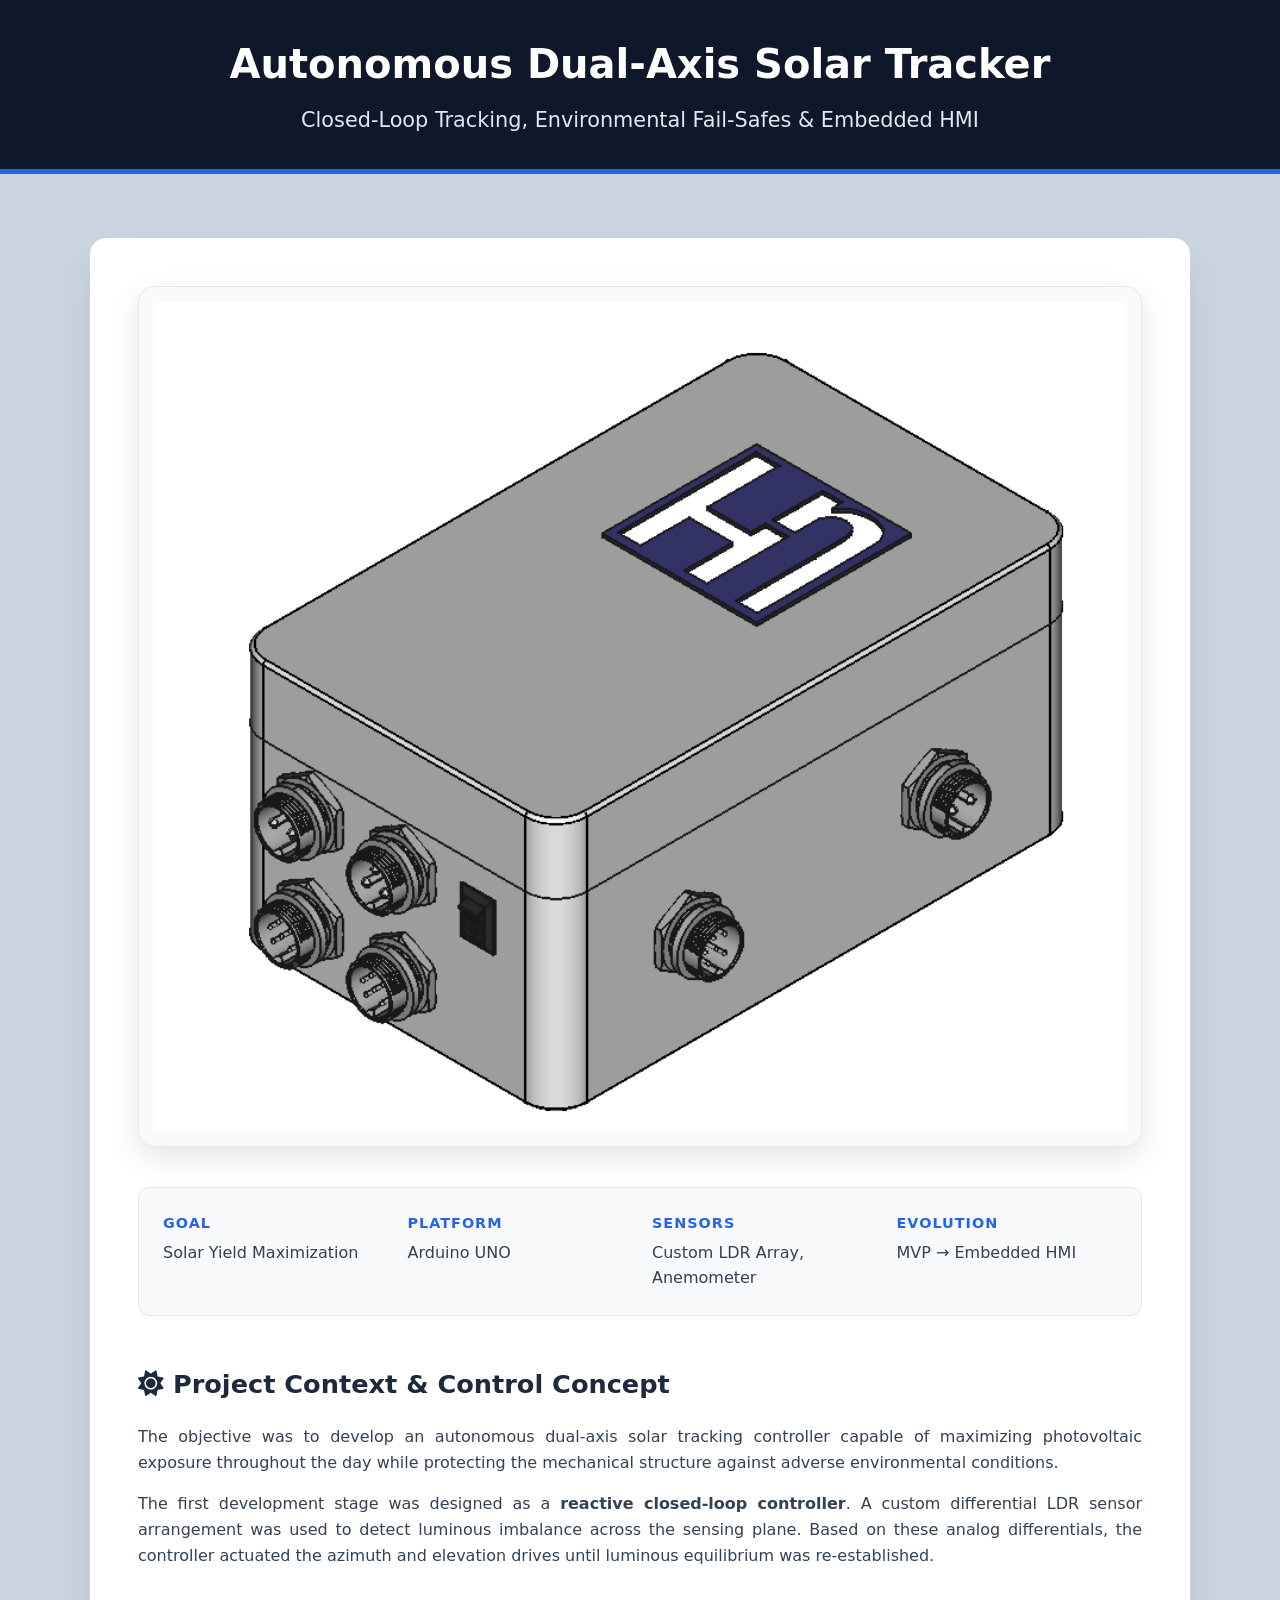
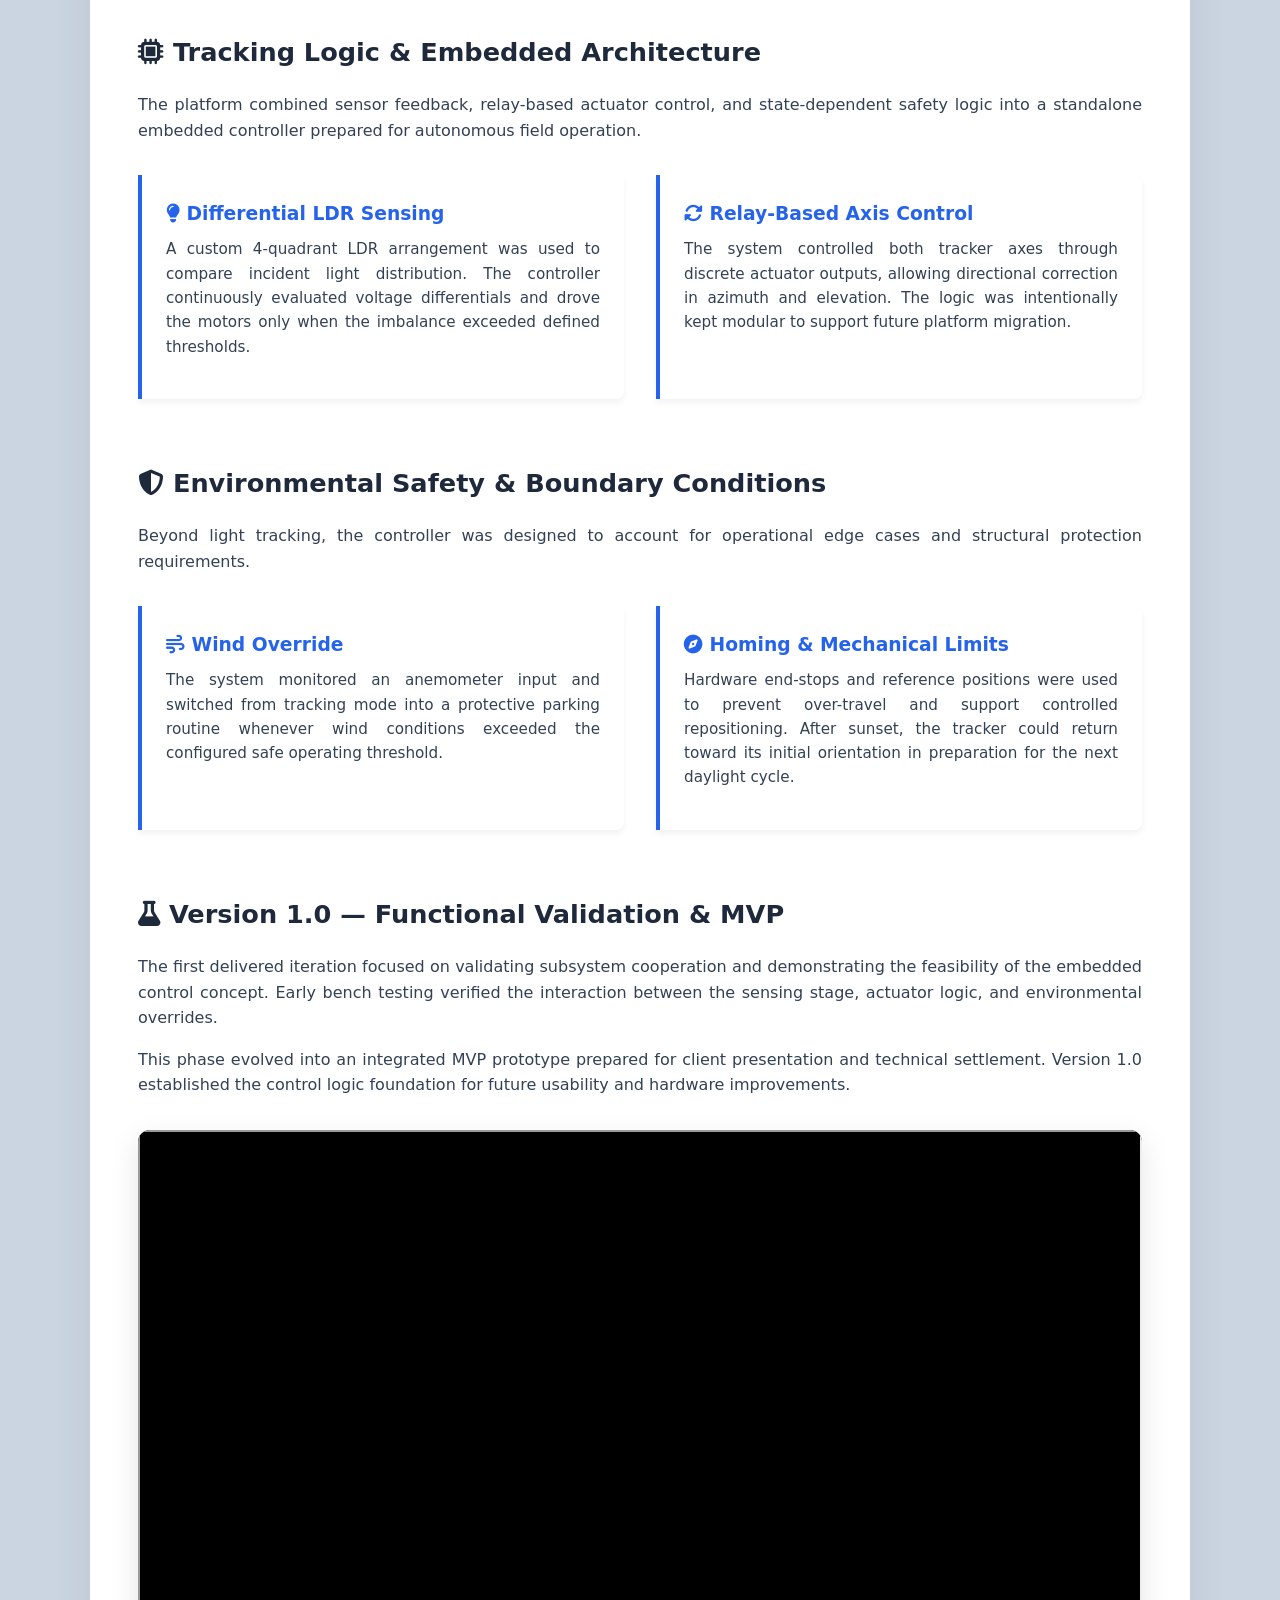
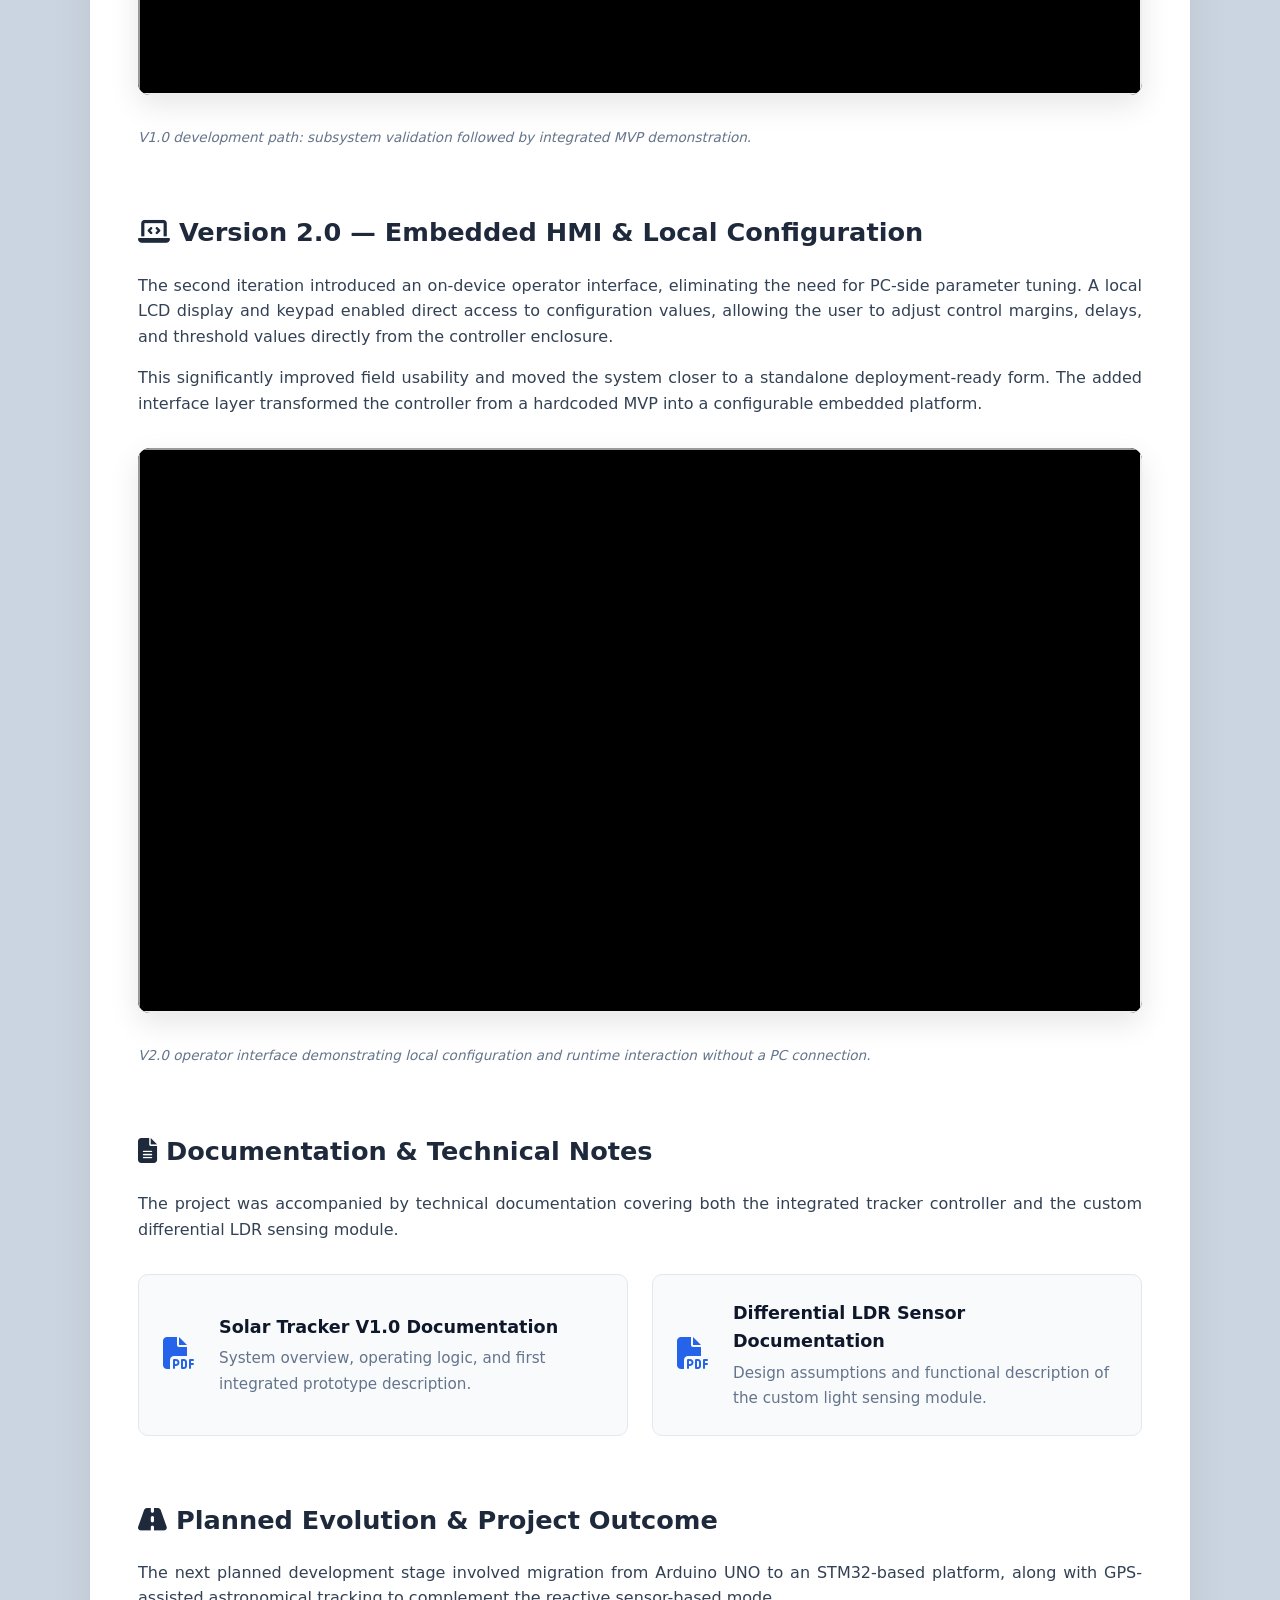
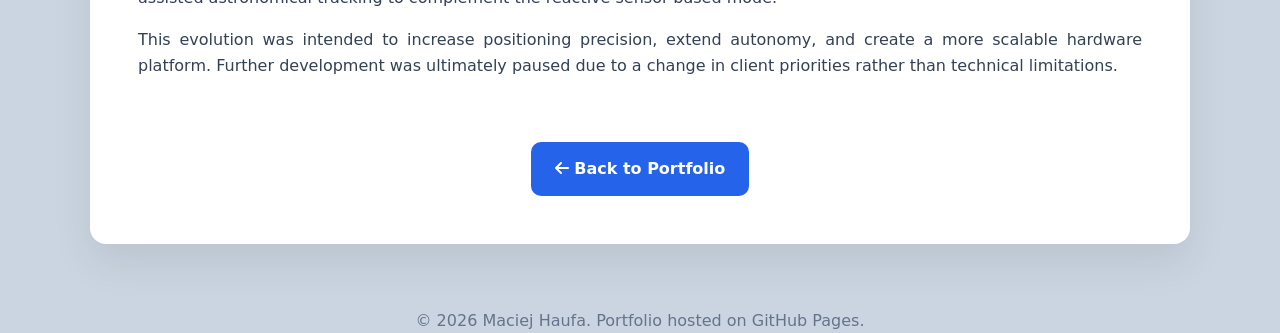
<file: projects/solar-tracker.html>
<!DOCTYPE html>
<html lang="en">
<head>
    <meta charset="UTF-8">
    <meta name="viewport" content="width=device-width, initial-scale=1.0">
    <title>Dual-Axis Solar Tracker | Maciej Haufa</title>
    <link rel="stylesheet" href="https://cdnjs.cloudflare.com/ajax/libs/font-awesome/6.4.0/css/all.min.css">
    <link rel="stylesheet" href="../css/style.css">
    <link rel="stylesheet" href="../css/project-stage.css">

    <style>
        /* Hero dla renderów / modeli 3D */
        .project-hero-img.diagram-mode {
            height: auto !important;
            object-fit: contain !important;
            background: #f8fafc;
            border: 1px solid #e2e8f0;
            padding: 1rem;
        }

        .architecture-grid {
            display: grid;
            grid-template-columns: 1fr 1fr;
            gap: 2rem;
            margin-top: 2rem;
        }

        .arch-box {
            background: white;
            border-left: 4px solid var(--primary);
            padding: 1.5rem;
            box-shadow: 0 4px 6px rgba(0,0,0,0.05);
            border-radius: 0 8px 8px 0;
        }

        .gallery-caption {
            margin-top: 0.5rem;
            font-size: 0.85rem;
            color: #64748b;
            text-align: center;
            font-style: italic;
        }

        @media (max-width: 768px) {
            .architecture-grid {
                grid-template-columns: 1fr;
            }
        }
    </style>
</head>
<body>

    <header style="padding: 2rem; text-align: center;">
        <h1 style="font-size: 2.5rem; margin-bottom: 0.5rem;">Autonomous Dual-Axis Solar Tracker</h1>
        <p class="subtitle" style="margin-bottom: 0;">Closed-Loop Tracking, Environmental Fail-Safes & Embedded HMI</p>
    </header>

    <div class="project-container">
        
        <!-- HERO -->
        <img src="../images/solar-tracker-v1.png"
             alt="Solar Tracker Controller 3D Model"
             class="project-hero-img diagram-mode"
             onerror="this.src='https://via.placeholder.com/1000x500/f8fafc/64748b?text=Solar+Tracker+3D+Model'">

        <div class="project-meta">
            <div class="meta-item">
                <strong>Goal</strong>
                Solar Yield Maximization
            </div>
            <div class="meta-item">
                <strong>Platform</strong>
                Arduino UNO
            </div>
            <div class="meta-item">
                <strong>Sensors</strong>
                Custom LDR Array, Anemometer
            </div>
            <div class="meta-item">
                <strong>Evolution</strong>
                MVP → Embedded HMI
            </div>
        </div>

        <div class="section">
            <h2><i class="fas fa-sun"></i> Project Context & Control Concept</h2>
            <p>
                The objective was to develop an autonomous dual-axis solar tracking controller capable of maximizing photovoltaic exposure throughout the day while protecting the mechanical structure against adverse environmental conditions.
            </p>
            <p>
                The first development stage was designed as a <strong>reactive closed-loop controller</strong>. A custom differential LDR sensor arrangement was used to detect luminous imbalance across the sensing plane. Based on these analog differentials, the controller actuated the azimuth and elevation drives until luminous equilibrium was re-established.
            </p>
        </div>

        <div class="section">
            <h2><i class="fas fa-microchip"></i> Tracking Logic & Embedded Architecture</h2>
            <p>
                The platform combined sensor feedback, relay-based actuator control, and state-dependent safety logic into a standalone embedded controller prepared for autonomous field operation.
            </p>

            <div class="architecture-grid">
                <div class="arch-box">
                    <h3 style="color: var(--primary); margin-bottom: 0.5rem;"><i class="fas fa-lightbulb"></i> Differential LDR Sensing</h3>
                    <p style="font-size: 0.95rem;">
                        A custom 4-quadrant LDR arrangement was used to compare incident light distribution. The controller continuously evaluated voltage differentials and drove the motors only when the imbalance exceeded defined thresholds.
                    </p>
                </div>
                <div class="arch-box">
                    <h3 style="color: var(--primary); margin-bottom: 0.5rem;"><i class="fas fa-sync-alt"></i> Relay-Based Axis Control</h3>
                    <p style="font-size: 0.95rem;">
                        The system controlled both tracker axes through discrete actuator outputs, allowing directional correction in azimuth and elevation. The logic was intentionally kept modular to support future platform migration.
                    </p>
                </div>
            </div>
        </div>

        <div class="section">
            <h2><i class="fas fa-shield-alt"></i> Environmental Safety & Boundary Conditions</h2>
            <p>
                Beyond light tracking, the controller was designed to account for operational edge cases and structural protection requirements.
            </p>

            <div class="architecture-grid">
                <div class="arch-box">
                    <h3 style="color: var(--primary); margin-bottom: 0.5rem;"><i class="fas fa-wind"></i> Wind Override</h3>
                    <p style="font-size: 0.95rem;">
                        The system monitored an anemometer input and switched from tracking mode into a protective parking routine whenever wind conditions exceeded the configured safe operating threshold.
                    </p>
                </div>
                <div class="arch-box">
                    <h3 style="color: var(--primary); margin-bottom: 0.5rem;"><i class="fas fa-compass"></i> Homing & Mechanical Limits</h3>
                    <p style="font-size: 0.95rem;">
                        Hardware end-stops and reference positions were used to prevent over-travel and support controlled repositioning. After sunset, the tracker could return toward its initial orientation in preparation for the next daylight cycle.
                    </p>
                </div>
            </div>
        </div>

        <div class="section">
            <h2><i class="fas fa-flask"></i> Version 1.0 — Functional Validation & MVP</h2>
            <p>
                The first delivered iteration focused on validating subsystem cooperation and demonstrating the feasibility of the embedded control concept. Early bench testing verified the interaction between the sensing stage, actuator logic, and environmental overrides.
            </p>
            <p>
                This phase evolved into an integrated MVP prototype prepared for client presentation and technical settlement. Version 1.0 established the control logic foundation for future usability and hardware improvements.
            </p>

            <div class="video-container">
                <iframe src="https://www.youtube.com/embed/iXBDNZI65IA" title="Solar Tracker V1.0 Prototype Validation" allow="accelerometer; autoplay; clipboard-write; encrypted-media; gyroscope; picture-in-picture" allowfullscreen></iframe>
            </div>
            <p class="gallery-caption">V1.0 development path: subsystem validation followed by integrated MVP demonstration.</p>
        </div>

        <div class="section">
            <h2><i class="fas fa-laptop-code"></i> Version 2.0 — Embedded HMI & Local Configuration</h2>
            <p>
                The second iteration introduced an on-device operator interface, eliminating the need for PC-side parameter tuning. A local LCD display and keypad enabled direct access to configuration values, allowing the user to adjust control margins, delays, and threshold values directly from the controller enclosure.
            </p>
            <p>
                This significantly improved field usability and moved the system closer to a standalone deployment-ready form. The added interface layer transformed the controller from a hardcoded MVP into a configurable embedded platform.
            </p>

            <div class="video-container">
                <iframe src="https://www.youtube.com/embed/m7nBb0pimRs" title="Solar Tracker V2.0 HMI Demo" allow="accelerometer; autoplay; clipboard-write; encrypted-media; gyroscope; picture-in-picture" allowfullscreen></iframe>
            </div>
            <p class="gallery-caption">V2.0 operator interface demonstrating local configuration and runtime interaction without a PC connection.</p>
        </div>

        <div class="section">
            <h2><i class="fas fa-file-alt"></i> Documentation & Technical Notes</h2>
            <p>
                The project was accompanied by technical documentation covering both the integrated tracker controller and the custom differential LDR sensing module.
            </p>

            <div class="document-links">
                <a href="../documents/solar-v-1.pdf" target="_blank" class="doc-link">
                    <div class="doc-icon">
                        <i class="fas fa-file-pdf"></i>
                    </div>
                    <div class="doc-text">
                        <strong>Solar Tracker V1.0 Documentation</strong>
                        <span>System overview, operating logic, and first integrated prototype description.</span>
                    </div>
                </a>

                <a href="../documents/ldr.pdf" target="_blank" class="doc-link">
                    <div class="doc-icon">
                        <i class="fas fa-file-pdf"></i>
                    </div>
                    <div class="doc-text">
                        <strong>Differential LDR Sensor Documentation</strong>
                        <span>Design assumptions and functional description of the custom light sensing module.</span>
                    </div>
                </a>
            </div>
        </div>

        <div class="section">
            <h2><i class="fas fa-road"></i> Planned Evolution & Project Outcome</h2>
            <p>
                The next planned development stage involved migration from Arduino UNO to an STM32-based platform, along with GPS-assisted astronomical tracking to complement the reactive sensor-based mode.
            </p>
            <p>
                This evolution was intended to increase positioning precision, extend autonomy, and create a more scalable hardware platform. Further development was ultimately paused due to a change in client priorities rather than technical limitations.
            </p>
        </div>

        <div class="back-wrapper">
            <a href="../index.html" class="back-btn"><i class="fas fa-arrow-left"></i> Back to Portfolio</a>
        </div>

    </div>

    <footer>
        <center><p style="margin-top: 2rem; color: #64748b;">&copy; <span id="current-year"></span> Maciej Haufa. Portfolio hosted on GitHub Pages.</p></center>
    </footer>

    <script src="../js/script.js"></script>
</body>
</html>
</file>
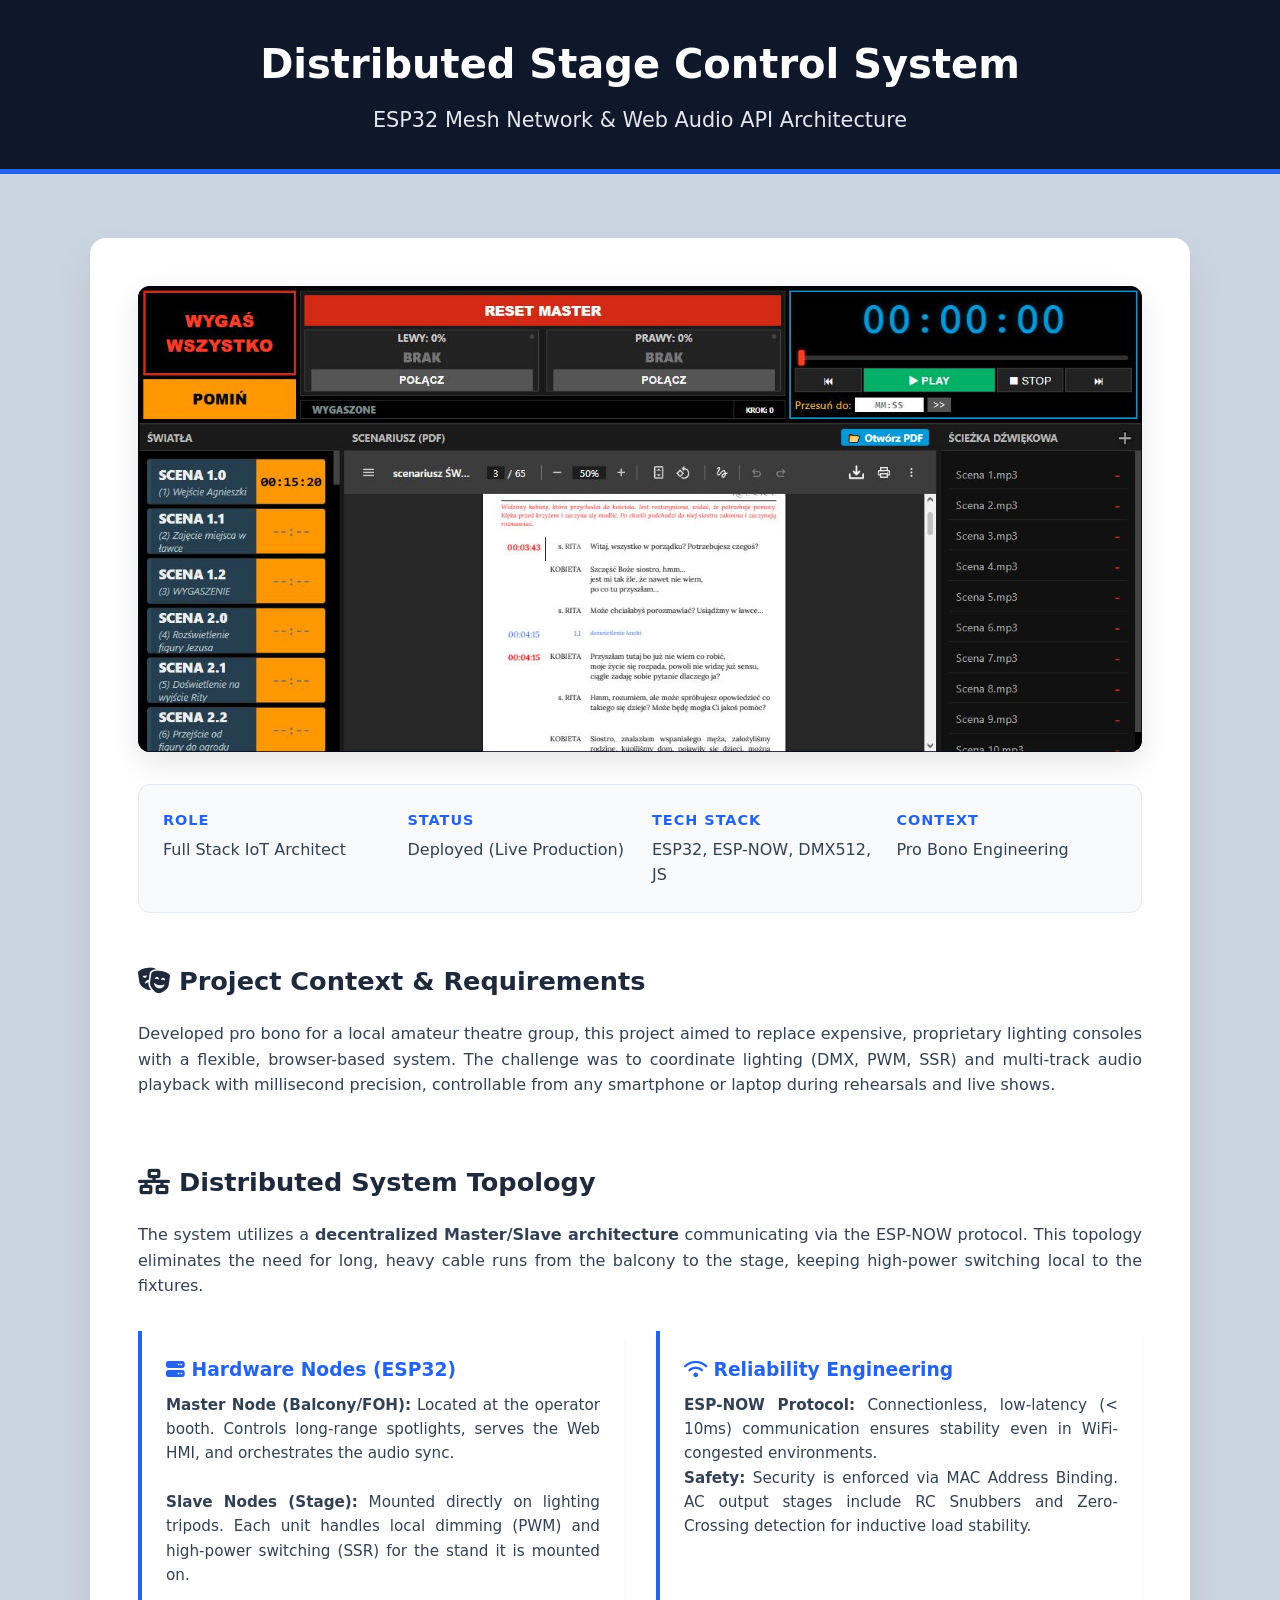
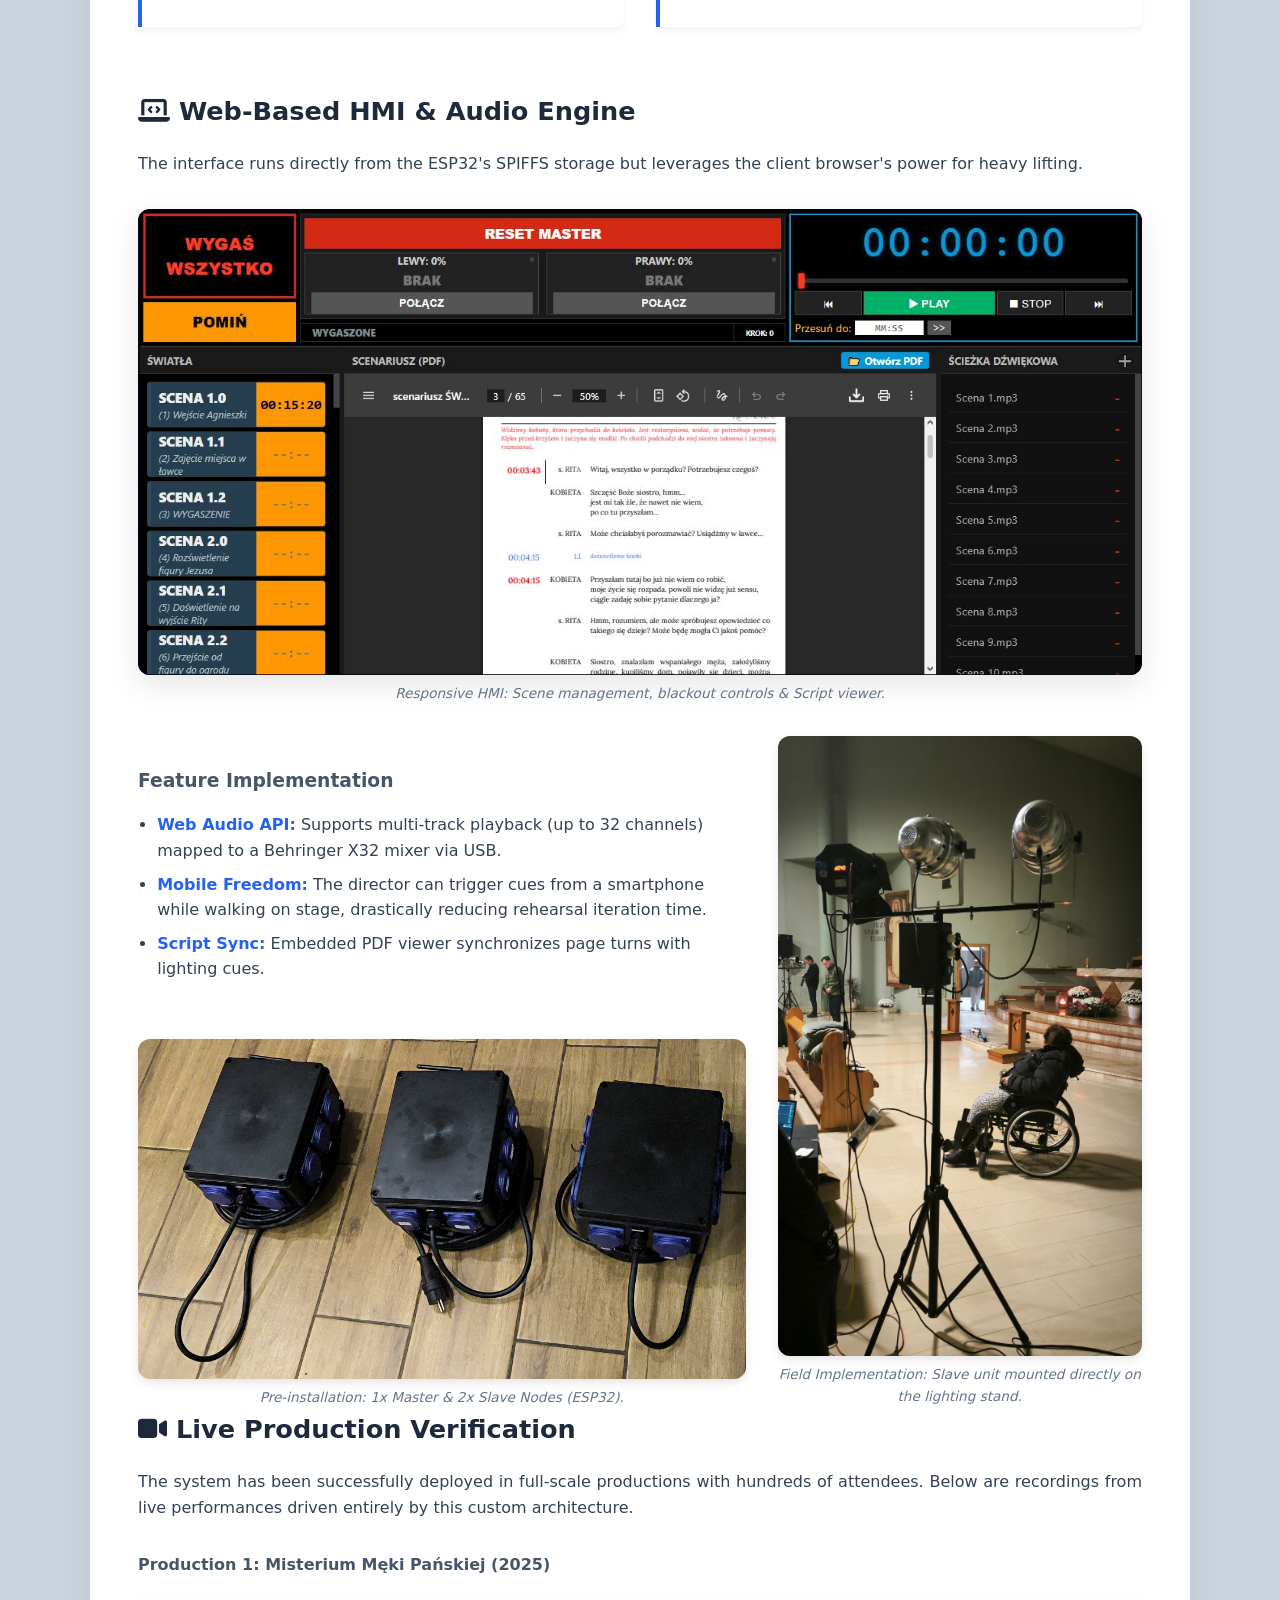
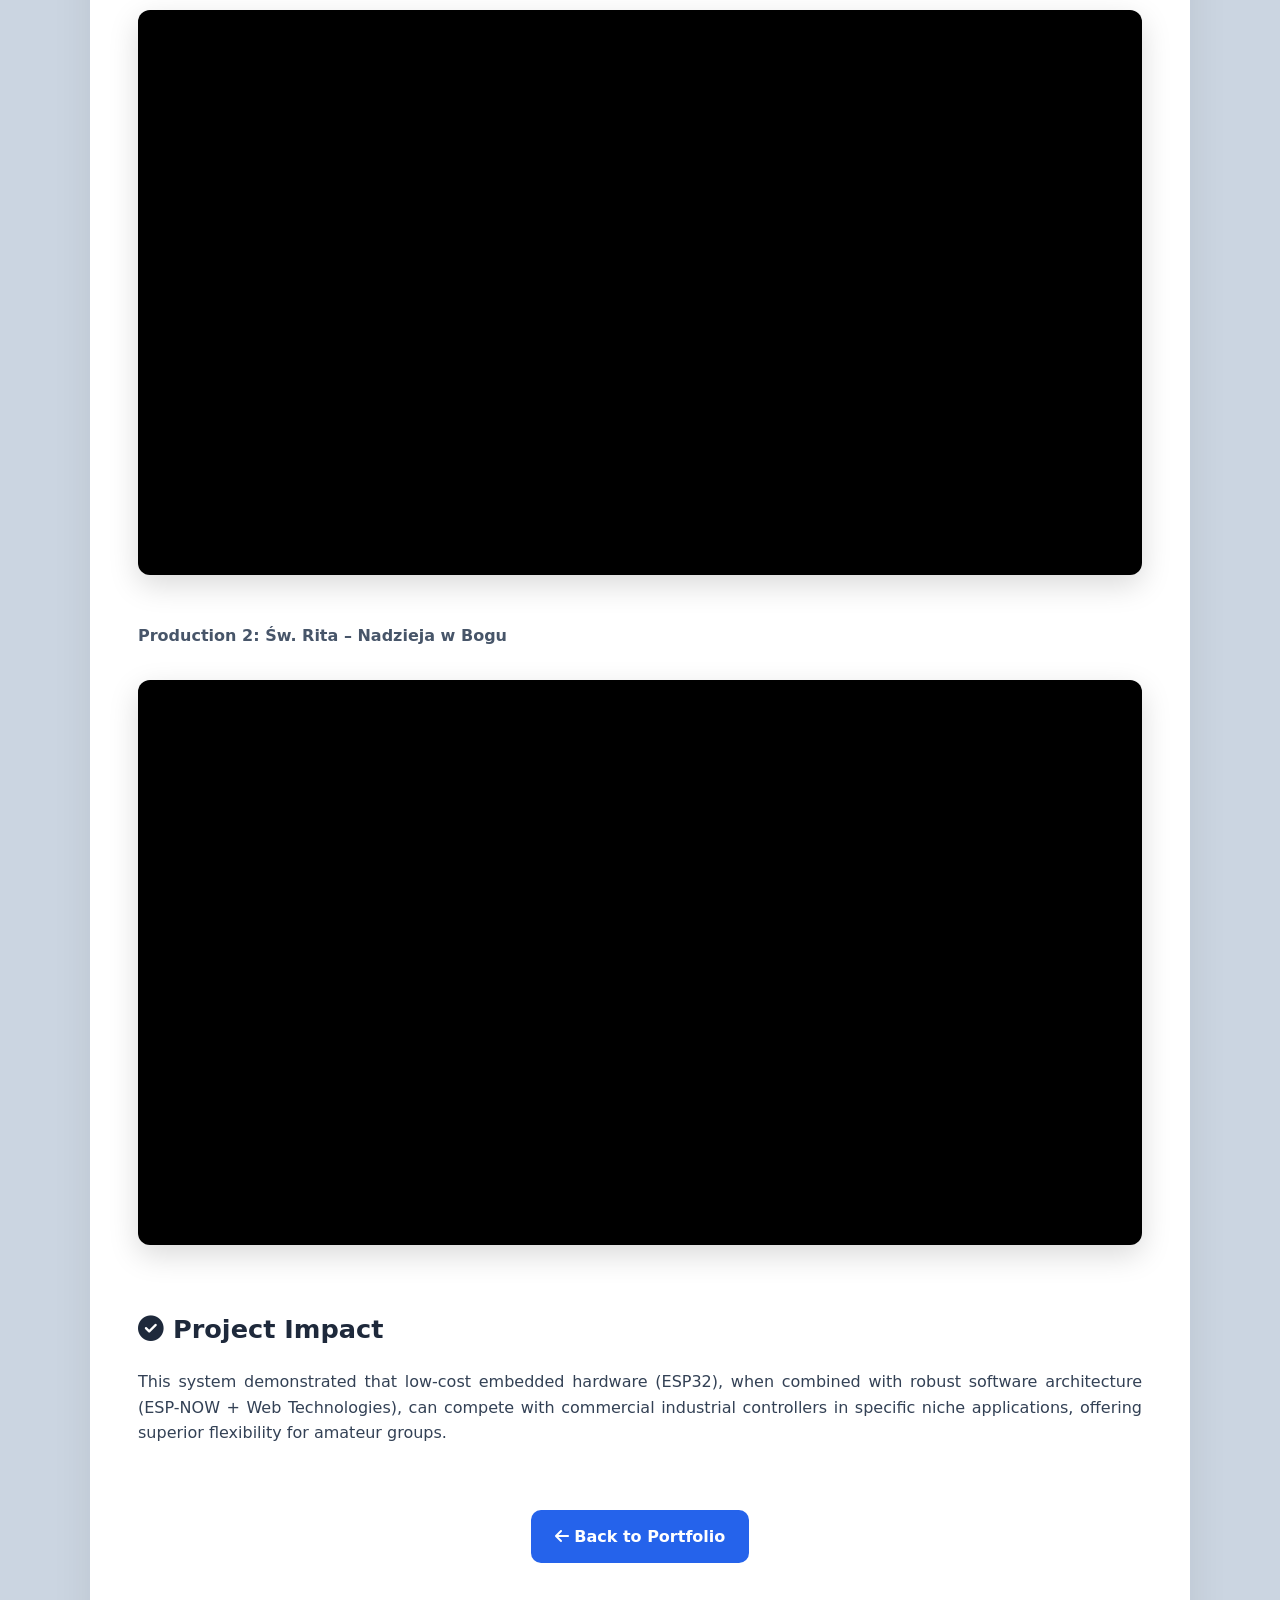
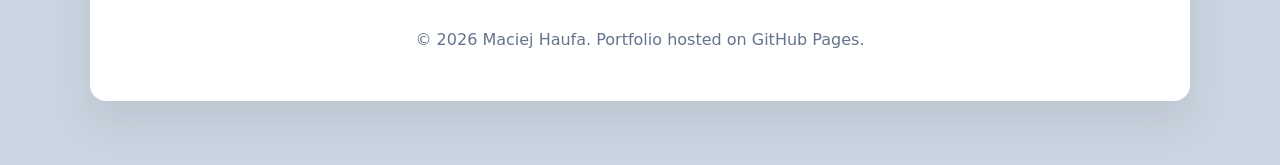
<file: projects/stage-system.html>
<!DOCTYPE html>
<html lang="en">
<head>
    <meta charset="UTF-8">
    <meta name="viewport" content="width=device-width, initial-scale=1.0">
    <title>Distributed Stage Control System | Maciej Haufa</title>
    <link rel="stylesheet" href="https://cdnjs.cloudflare.com/ajax/libs/font-awesome/6.4.0/css/all.min.css">
    
    <!-- Główne style -->
    <link rel="stylesheet" href="../css/style.css">
    <link rel="stylesheet" href="../css/project-stage.css">

<style>
   .project-hero-img.interface-mode,
        .hmi-full-image {
            width: 100%;
            height: auto !important;
            object-fit: contain !important;
            display: block;
            background-color: #0f172a;
            border-radius: 12px;
        }

        .hmi-block {
            margin: 2rem 0;
        }

        /* Architektura */
        .architecture-grid {
            display: grid;
            grid-template-columns: 1fr 1fr;
            gap: 2rem;
            margin-top: 2rem;
        }

        .arch-box {
            background: white;
            border-left: 4px solid var(--primary);
            padding: 1.5rem;
            box-shadow: 0 4px 6px rgba(0,0,0,0.05);
            border-radius: 0 8px 8px 0;
        }

        /* Sekcja tekst + zdjęcia */
        .feature-split {
            display: grid;
            grid-template-columns: 1.25fr 0.75fr;
            gap: 2rem;
            align-items: start;
            margin-top: 2rem;
        }

        .feature-left {
            display: flex;
            flex-direction: column;
        }

        .feature-list {
            margin-bottom: 1.5rem;
        }

        .feature-list li {
            margin-bottom: 1rem;
            line-height: 1.6;
        }

        .feature-list strong {
            color: var(--primary);
        }

        .side-image {
            width: 100%;
            height: auto;
            display: block;
            border-radius: 12px;
            box-shadow: 0 4px 10px rgba(0,0,0,0.1);
        }

        .feature-right {
            display: flex;
            flex-direction: column;
        }

        .stage-photo-frame {
            width: 100%;
            height: 620px;
            overflow: hidden;
            border-radius: 12px;
            box-shadow: 0 4px 10px rgba(0,0,0,0.1);
            background: #e5e7eb;
        }

        .stage-photo-frame img {
            width: 100%;
            height: 100%;
            object-fit: cover;
            object-position: center center;
            display: block;
        }

        .gallery-caption {
            margin-top: 0.5rem;
            font-size: 0.85rem;
            color: #64748b;
            text-align: center;
            font-style: italic;
        }

        /* Video */
        .video-container {
            position: relative;
            padding-bottom: 56.25%;
            height: 0;
            overflow: hidden;
            border-radius: 12px;
            box-shadow: 0 10px 30px rgba(0,0,0,0.15);
            background: #000;
            margin-bottom: 2rem;
        }

        .video-container iframe {
            position: absolute;
            inset: 0;
            width: 100%;
            height: 100%;
            border: 0;
        }

        @media (max-width: 768px) {
            .architecture-grid,
            .feature-split {
                grid-template-columns: 1fr;
            }

            .stage-photo-frame {
                height: auto;
            }

            .stage-photo-frame img {
                height: auto;
            }
        }
    </style>
</head>
<body>

    <header style="padding: 2rem; text-align: center;">
        <h1 style="font-size: 2.5rem; margin-bottom: 0.5rem;">Distributed Stage Control System</h1>
        <p class="subtitle" style="margin-bottom: 0;">ESP32 Mesh Network & Web Audio API Architecture</p>
    </header>

    <div class="project-container">
        
        <!-- MAIN HERO IMAGE -->
        <img src="../images/stage-hmi-main.jpg" alt="Web HMI Interface" class="project-hero-img interface-mode" onerror="this.src='https://via.placeholder.com/1000x500/0f172a/64748b?text=HMI+Interface+Screenshot'">

        <div class="project-meta">
            <div class="meta-item">
                <strong>Role</strong>
                Full Stack IoT Architect
            </div>
            <div class="meta-item">
                <strong>Status</strong>
                Deployed (Live Production)
            </div>
            <div class="meta-item">
                <strong>Tech Stack</strong>
                ESP32, ESP-NOW, DMX512, JS
            </div>
            <div class="meta-item">
                <strong>Context</strong>
                Pro Bono Engineering
            </div>
        </div>

        <!-- CONTEXT -->
        <div class="section">
            <h2><i class="fas fa-theater-masks"></i> Project Context & Requirements</h2>
            <p>
                Developed pro bono for a local amateur theatre group, this project aimed to replace expensive, proprietary lighting consoles with a flexible, browser-based system. The challenge was to coordinate lighting (DMX, PWM, SSR) and multi-track audio playback with millisecond precision, controllable from any smartphone or laptop during rehearsals and live shows.
            </p>
        </div>

        <!-- ARCHITECTURE -->
        <div class="section">
            <h2><i class="fas fa-network-wired"></i> Distributed System Topology</h2>
            <p>
                The system utilizes a <strong>decentralized Master/Slave architecture</strong> communicating via the ESP-NOW protocol. This topology eliminates the need for long, heavy cable runs from the balcony to the stage, keeping high-power switching local to the fixtures.
            </p>
            
            <div class="architecture-grid">
                <div class="arch-box">
                    <h3 style="color: var(--primary); margin-bottom: 0.5rem;"><i class="fas fa-server"></i> Hardware Nodes (ESP32)</h3>
                    <p style="font-size: 0.95rem;">
                        <strong>Master Node (Balcony/FOH):</strong> Located at the operator booth. Controls long-range spotlights, serves the Web HMI, and orchestrates the audio sync.<br><br>
                        <strong>Slave Nodes (Stage):</strong> Mounted directly on lighting tripods. Each unit handles local dimming (PWM) and high-power switching (SSR) for the stand it is mounted on.
                    </p>
                </div>
                <div class="arch-box">
                    <h3 style="color: var(--primary); margin-bottom: 0.5rem;"><i class="fas fa-wifi"></i> Reliability Engineering</h3>
                    <p style="font-size: 0.95rem;">
                        <strong>ESP-NOW Protocol:</strong> Connectionless, low-latency (< 10ms) communication ensures stability even in WiFi-congested environments.<br>
                        <strong>Safety:</strong> Security is enforced via MAC Address Binding. AC output stages include RC Snubbers and Zero-Crossing detection for inductive load stability.
                    </p>
                </div>
            </div>
        </div>

        <!-- HMI & SOFTWARE -->
        <div class="section">
            <h2><i class="fas fa-laptop-code"></i> Web-Based HMI & Audio Engine</h2>
            
            <p>
                The interface runs directly from the ESP32's SPIFFS storage but leverages the client browser's power for heavy lifting.
            </p>

            <!-- HMI NA PEŁNĄ SZEROKOŚĆ -->
            <div style="margin: 2rem 0;">
                <img src="../images/stage-hmi-main.jpg" alt="Web Interface HMI" class="project-hero-img interface-mode" style="margin-bottom: 0.5rem;" onerror="this.src='https://via.placeholder.com/1000x500/e2e8f0/64748b?text=HMI+Interface'">
                <div class="gallery-caption">Responsive HMI: Scene management, blackout controls & Script viewer.</div>
            </div>

 <div class="feature-split">
    
    <!-- Lewa kolumna -->
    <div class="feature-left">
        <h3 style="color: #475569; margin-bottom: 1rem;"><br>Feature Implementation</h3>
        <ul class="feature-list">
            <li><strong>Web Audio API:</strong> Supports multi-track playback (up to 32 channels) mapped to a Behringer X32 mixer via USB.</li>
            <li><strong>Mobile Freedom:</strong> The director can trigger cues from a smartphone while walking on stage, drastically reducing rehearsal iteration time.</li>
            <li><strong>Script Sync:</strong> Embedded PDF viewer synchronizes page turns with lighting cues.<br><br></li>
        </ul>
        
        <div>
            <img src="../images/stage-photo2.jpg" alt="Master and Slave Hardware Nodes" class="side-image" onerror="this.src='https://via.placeholder.com/600x400/e2e8f0/64748b?text=Hardware+Nodes'">
            <div class="gallery-caption">Pre-installation: 1x Master & 2x Slave Nodes (ESP32).</div>
        </div>
    </div>

    <!-- Prawa kolumna -->
    <div class="feature-right">
        <div class="stage-photo-frame">
            <img src="../images/stage-photo1.jpg" alt="Slave Node on Stand" onerror="this.src='https://via.placeholder.com/400x900/e2e8f0/64748b?text=Slave+Node+Photo'">
        </div>
        <div class="gallery-caption">Field Implementation: Slave unit mounted directly on the lighting stand.</div>
    </div>
    
</div>

        <!-- LIVE PRODUCTION VIDEOS -->
        <div class="section">
            <h2><i class="fas fa-video"></i> Live Production Verification</h2>
            <p>
                The system has been successfully deployed in full-scale productions with hundreds of attendees. Below are recordings from live performances driven entirely by this custom architecture.
            </p>
            
            <div style="margin-top: 2rem;">
                <h4 style="color: #475569; margin-bottom: 1rem;">Production 1: Misterium Męki Pańskiej (2025)</h4>
                <div class="video-container">
                    <iframe src="https://www.youtube.com/embed/upOUXSUNDkA" title="Misterium 2025 Production" allow="accelerometer; autoplay; clipboard-write; encrypted-media; gyroscope; picture-in-picture" allowfullscreen></iframe>
                </div>
            </div>

            <div style="margin-top: 3rem;">
                <h4 style="color: #475569; margin-bottom: 1rem;">Production 2: Św. Rita – Nadzieja w Bogu</h4>
                <div class="video-container">
                    <iframe src="https://www.youtube.com/embed/dLMtix2tgl8" title="St. Rita Production" allow="accelerometer; autoplay; clipboard-write; encrypted-media; gyroscope; picture-in-picture" allowfullscreen></iframe>
                </div>
            </div>
        </div>

        <div class="section">
            <h2><i class="fas fa-check-circle"></i> Project Impact</h2>
            <p>
                This system demonstrated that low-cost embedded hardware (ESP32), when combined with robust software architecture (ESP-NOW + Web Technologies), can compete with commercial industrial controllers in specific niche applications, offering superior flexibility for amateur groups.
            </p>
        </div>

        <div class="back-wrapper">
            <a href="../index.html" class="back-btn"><i class="fas fa-arrow-left"></i> Back to Portfolio</a>
        </div>

    </div>

    <footer>
        <center><p style="margin-top: 2rem; color: #64748b;">&copy; <span id="current-year">2026</span> Maciej Haufa. Portfolio hosted on GitHub Pages.</p></center>
    </footer>

    <script src="../js/script.js"></script>
</body>
</html>
</file>
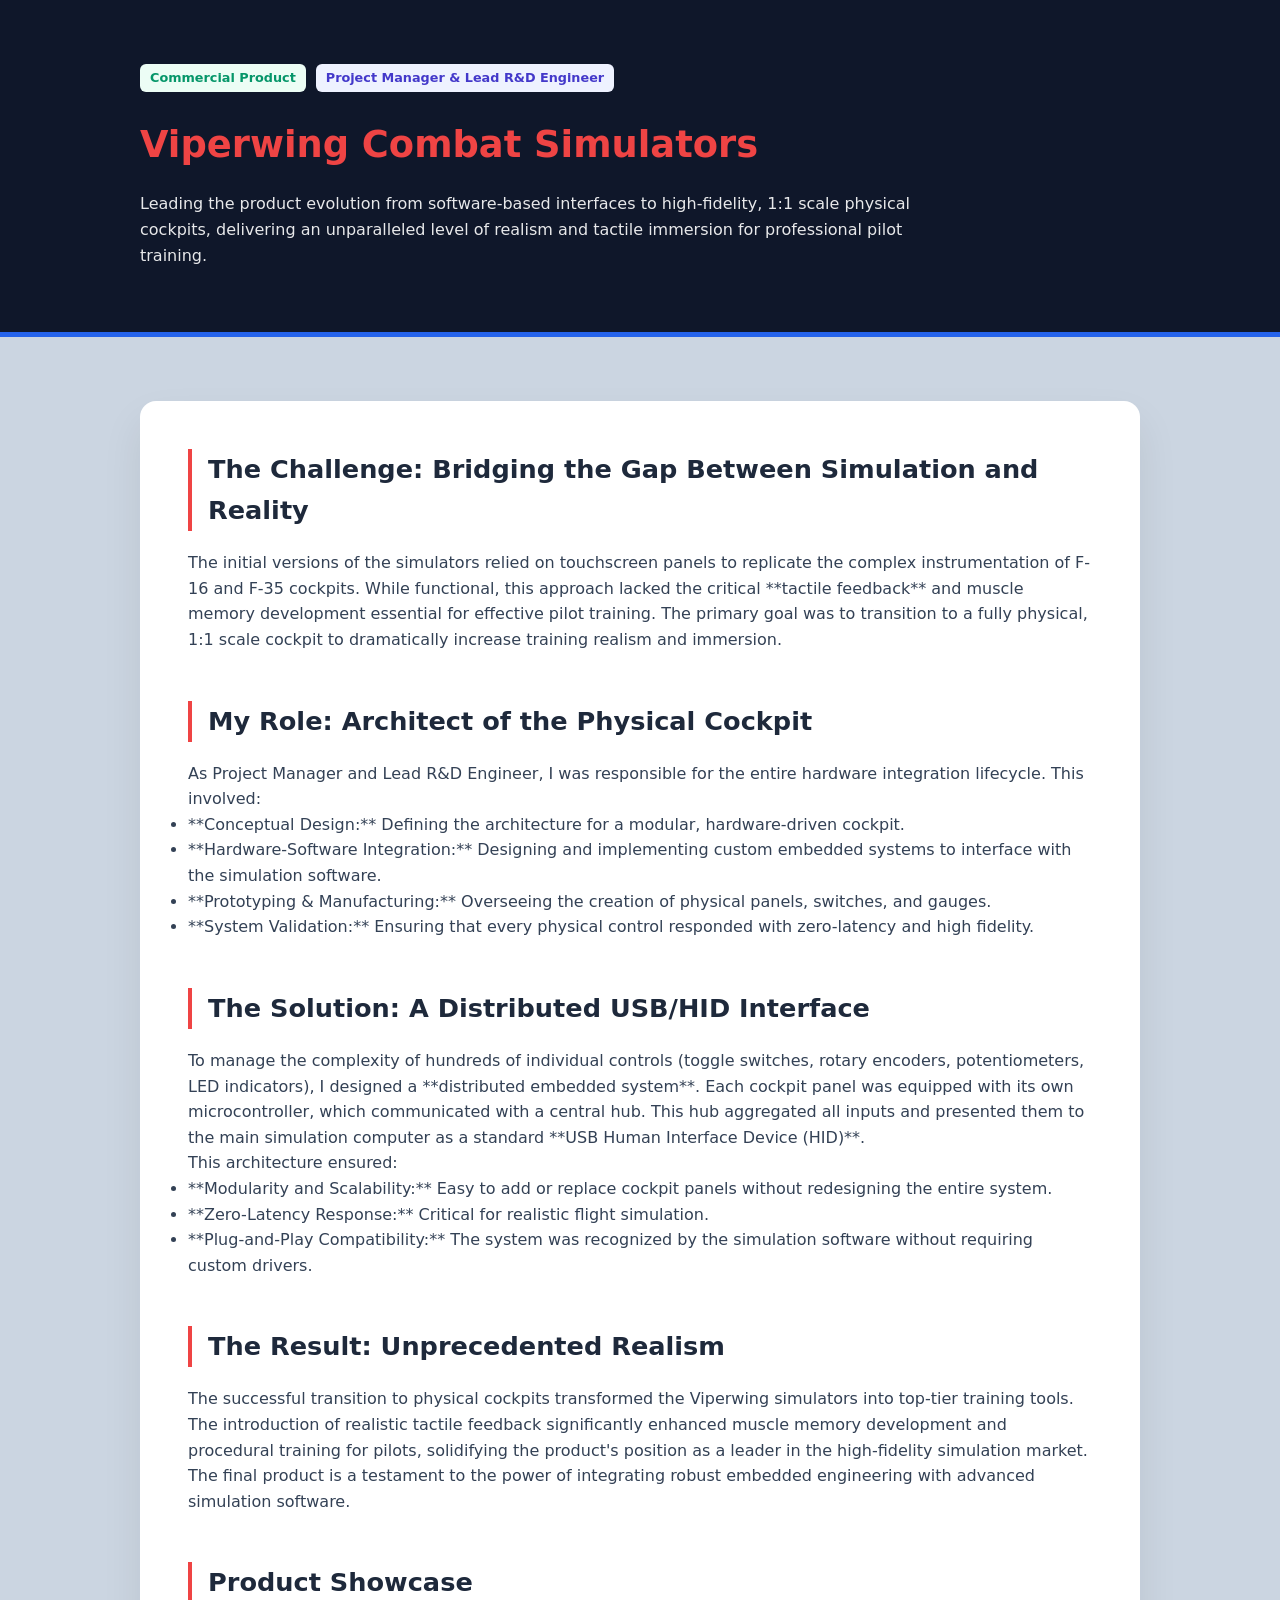
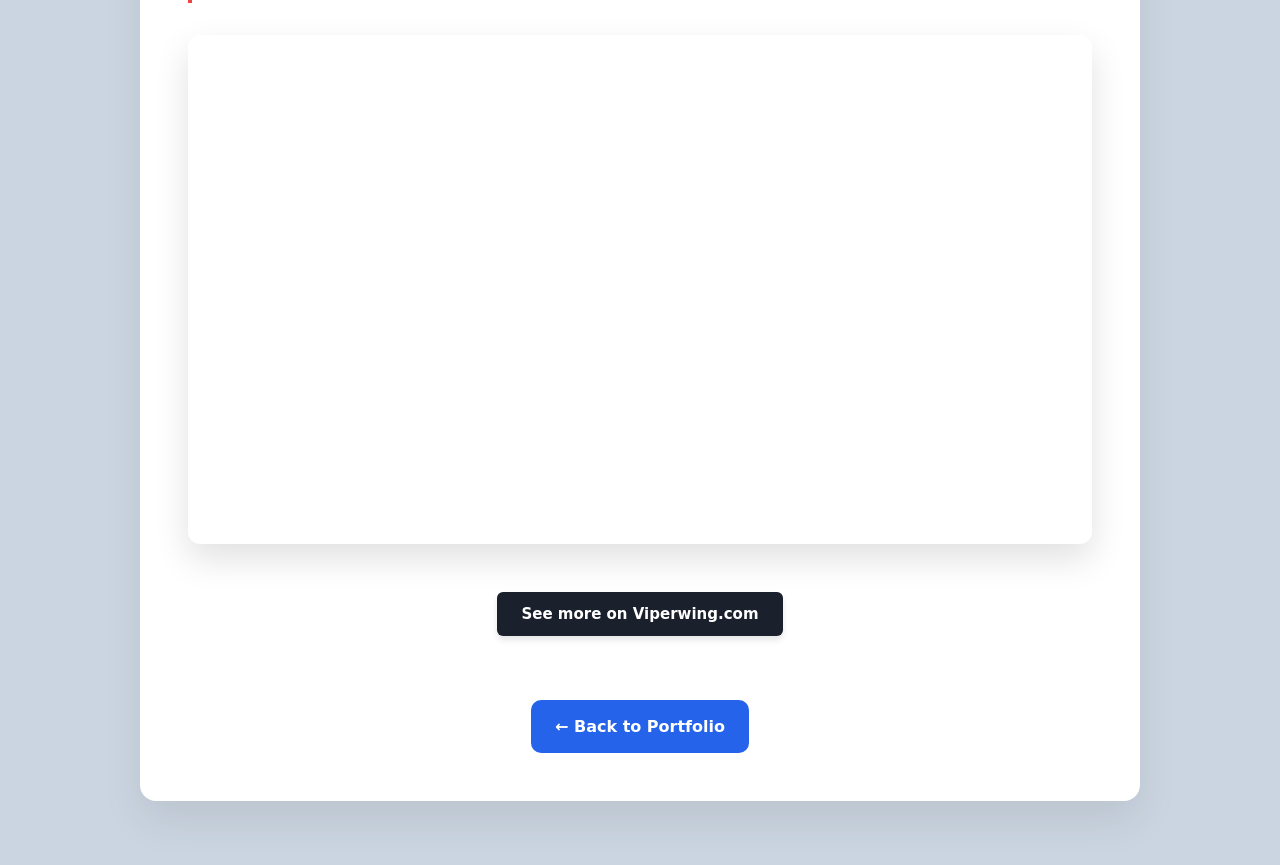
<file: projects/viperwing-simulators.html>
<!DOCTYPE html>
<html lang="en">
<head>
    <meta charset="UTF-8">
    <title>Case Study: Viperwing Simulators | Maciej Haufa</title>
    <meta name="viewport" content="width=device-width, initial-scale=1.0">

    <!-- Global Styles -->
    <link rel="stylesheet" href="../css/style.css">

    <!-- Page Specific Styles (możemy stworzyć osobny plik lub dodać style tutaj) -->
    <style>
        .project-hero { background: #0f172a; color: white; padding: 4rem 2rem; }
        .project-hero-inner { max-width: 1000px; margin: 0 auto; }
        .project-badges { display: flex; gap: 10px; flex-wrap: wrap; }
        .badge-live { background: #ecfdf5; color: #059669; padding: 4px 10px; border-radius: 6px; font-size: 0.8rem; font-weight: 600; }
        .badge-role { background: #eef2ff; color: #4338ca; padding: 4px 10px; border-radius: 6px; font-size: 0.8rem; font-weight: 600; }
        .project-hero h1 { margin-top: 1.5rem; font-size: 2.3rem; color: #ef4444; }
        .project-lead { margin-top: 1rem; max-width: 800px; opacity: 0.9; }

        .project-container { max-width: 1000px; margin: 4rem auto; padding: 3rem; background: white; border-radius: 16px; box-shadow: 0 20px 40px rgba(0,0,0,0.08); }
        .section { margin-bottom: 3rem; }
        .section h2 { margin-bottom: 1.2rem; font-size: 1.6rem; color: #1e293b; border-left: 4px solid #ef4444; padding-left: 1rem; }
        
        .video-container { position: relative; padding-bottom: 56.25%; height: 0; overflow: hidden; max-width: 100%; margin-top: 2rem; border-radius: 12px; box-shadow: 0 15px 35px rgba(0,0,0,0.12); }
        .video-container iframe { position: absolute; top: 0; left: 0; width: 100%; height: 100%; }

        .back-wrapper { text-align: center; margin-top: 4rem; }
        .back-btn { display: inline-block; padding: 14px 24px; background: #2563eb; color: white; text-decoration: none; border-radius: 10px; font-weight: 600; transition: 0.2s; }
        .back-btn:hover { background: #1e40af; }
    </style>
</head>

<body>

<!-- ===== HERO SECTION (w stylu militarnym) ===== -->
<header class="project-hero">
    <div class="project-hero-inner">
        <div class="project-badges">
            <span class="badge-live">Commercial Product</span>
            <span class="badge-role">Project Manager & Lead R&D Engineer</span>
        </div>
        <h1>Viperwing Combat Simulators</h1>
        <p class="project-lead">
            Leading the product evolution from software-based interfaces to high-fidelity, 1:1 scale physical cockpits, delivering an unparalleled level of realism and tactile immersion for professional pilot training.
        </p>
    </div>
</header>

<!-- ===== MAIN CONTENT ===== -->
<section class="project-container">

    <!-- PROBLEM -->
    <div class="section">
        <h2>The Challenge: Bridging the Gap Between Simulation and Reality</h2>
        <p>
            The initial versions of the simulators relied on touchscreen panels to replicate the complex instrumentation of F-16 and F-35 cockpits. While functional, this approach lacked the critical **tactile feedback** and muscle memory development essential for effective pilot training. The primary goal was to transition to a fully physical, 1:1 scale cockpit to dramatically increase training realism and immersion.
        </p>
    </div>

    <!-- MOJA ROLA -->
    <div class="section">
        <h2>My Role: Architect of the Physical Cockpit</h2>
        <p>
            As Project Manager and Lead R&D Engineer, I was responsible for the entire hardware integration lifecycle. This involved:
        </p>
        <ul>
            <li>**Conceptual Design:** Defining the architecture for a modular, hardware-driven cockpit.</li>
            <li>**Hardware-Software Integration:** Designing and implementing custom embedded systems to interface with the simulation software.</li>
            <li>**Prototyping & Manufacturing:** Overseeing the creation of physical panels, switches, and gauges.</li>
            <li>**System Validation:** Ensuring that every physical control responded with zero-latency and high fidelity.</li>
        </ul>
    </div>

    <!-- ROZWIĄZANIE TECHNICZNE -->
    <div class="section">
        <h2>The Solution: A Distributed USB/HID Interface</h2>
        <p>
            To manage the complexity of hundreds of individual controls (toggle switches, rotary encoders, potentiometers, LED indicators), I designed a **distributed embedded system**. Each cockpit panel was equipped with its own microcontroller, which communicated with a central hub. This hub aggregated all inputs and presented them to the main simulation computer as a standard **USB Human Interface Device (HID)**.
        </p>
        <p>
            This architecture ensured:
        </p>
        <ul>
            <li>**Modularity and Scalability:** Easy to add or replace cockpit panels without redesigning the entire system.</li>
            <li>**Zero-Latency Response:** Critical for realistic flight simulation.</li>
            <li>**Plug-and-Play Compatibility:** The system was recognized by the simulation software without requiring custom drivers.</li>
        </ul>
    </div>

    <!-- REZULTAT -->
    <div class="section">
        <h2>The Result: Unprecedented Realism</h2>
        <p>
            The successful transition to physical cockpits transformed the Viperwing simulators into top-tier training tools. The introduction of realistic tactile feedback significantly enhanced muscle memory development and procedural training for pilots, solidifying the product's position as a leader in the high-fidelity simulation market.
        </p>
        <p>
            The final product is a testament to the power of integrating robust embedded engineering with advanced simulation software.
        </p>
    </div>

    <!-- WIDEO -->
    <div class="section">
        <h2>Product Showcase</h2>
        <div class="video-container">
            <iframe 
                src="https://www.youtube.com/embed/F2ouFDyNgK4" 
                title="YouTube video player" 
                frameborder="0" 
                allow="accelerometer; autoplay; clipboard-write; encrypted-media; gyroscope; picture-in-picture" 
                allowfullscreen>
            </iframe>
        </div>
    </div>
    
<div style="text-align: center; margin-top: 25px; margin-bottom: 25px;">
    <a href="https://viperwing.com" target="_blank" rel="noopener noreferrer" style="display: inline-block; padding: 10px 24px; background-color: #1a202c; color: #ffffff; text-decoration: none; border-radius: 6px; font-weight: bold; font-size: 15px; box-shadow: 0 4px 6px rgba(0,0,0,0.1);">
        See more on Viperwing.com
    </a>
</div>
    
    <!-- BACK BUTTON -->
    <div class="back-wrapper">
        <a href="../index.html" class="back-btn">
            ← Back to Portfolio
        </a>
    </div>

</section>

</body>
</html>
</file>
<file: css/style.css>
/* =====================================================
   VARIABLES
===================================================== */
:root {
    --primary: #2563eb;
    --primary-dark: #1e40af;
    --dark: #0f172a;
    --light: #cbd5e1;
    --text-main: #334155;
    --text-light: #64748b;
    --accent-hw: #0ea5e9;
    --accent-a: #ef4444;
    --accent-b: #7c3aea;
}

/* =====================================================
   RESET & GLOBAL
===================================================== */
* {
    margin: 0;
    padding: 0;
    box-sizing: border-box;
}
html {
    -webkit-text-size-adjust: 100%;
    overflow-x: hidden;
}
body {
    font-family: 'Segoe UI', system-ui, -apple-system, sans-serif;
    line-height: 1.6;
    color: var(--text-main);
    background: var(--light);
    overflow-x: hidden;
    width: 100%;
}

/* =====================================================
   MAIN HEADER (Portfolio Homepage)
===================================================== */
header {
    background: var(--dark);
    color: white;
    padding: 3rem 2rem;
    border-bottom: 5px solid var(--primary);
}
.header-content {
    max-width: 1000px;
    margin: 0 auto;
    display: flex;
    align-items: center;
    justify-content: center;
    gap: 3rem;
    text-align: left;
}
.profile-img {
    height: 220px;
    width: auto;
    max-width: 100%;
    aspect-ratio: 166/221;
    object-fit: cover;
    border-radius: 12px;
    border: 4px solid white;
    box-shadow: 0 4px 15px rgba(0,0,0,0.3);
}
.header-text h1 {
    font-size: 3rem;
    font-weight: 700;
    line-height: 1.1;
}
.portfolio-label {
    font-size: 0.9rem;
    letter-spacing: 3px;
    text-transform: uppercase;
    opacity: 0.7;
    margin-bottom: 0.8rem;
    font-weight: 600;
    color: #94a3b8;
}
.subtitle {
    font-size: 1.3rem;
    color: #e2e8f0;
    margin-bottom: 1.5rem;
    font-weight: 300;
}
.social-links {
    display: flex;
    gap: 20px;
}
.social-links a {
    color: white;
    font-size: 1.8rem;
    transition: all 0.3s;
    opacity: 0.8;
}
.social-links a:hover {
    color: var(--primary);
    opacity: 1;
    transform: translateY(-3px);
}

/* =====================================================
   MAIN CONTAINER (DODAJEMY GO WOKÓŁ KAFELKÓW)
===================================================== */
.container {
    max-width: 1200px;
    margin: 0 auto;
    padding: 2rem;
}

/* =====================================================
   PROJECT CARDS & GRID
===================================================== */
.category-header {
    display: flex;
    align-items: center;
    margin: 4rem 0 2rem 0;
}
.category-header h2 {
    font-size: 1.8rem;
    margin-right: 1.5rem;
    white-space: normal;
}
.category-line {
    flex-grow: 1;
    height: 2px;
    background: #cbd5e1;
    opacity: 0.5;
}

.project-grid {
    display: grid;
    grid-template-columns: repeat(3, 1fr);
    gap: 2rem;
}

.project-card-link {
    text-decoration: none;
    color: inherit;
    display: flex;
}

.project-card {
    background: white;
    border-radius: 10px;
    box-shadow: 0 4px 6px rgba(0,0,0,0.05);
    display: flex;
    flex-direction: column;
    border-top: 4px solid var(--primary);
    transition: 0.2s;
    width: 100%;
    overflow: hidden;
}

.project-card:hover {
    transform: translateY(-5px);
    box-shadow: 0 10px 15px rgba(0,0,0,0.1);
}

.card-thumbnail {
    width: 100%;
    height: 200px;
    overflow: hidden;
    background-color: #f8fafc; /* Subtelne tło dla niepasujących obrazków */
}

/* === KLUCZOWA ZMIANA #1: PEŁNY OBRAZ W MINIATURZE === */
.card-thumbnail img {
    width: 100%;
    height: 100%;
    object-fit: contain; /* Pokaż cały obrazek, nie ucinaj */
    transition: transform 0.3s ease-in-out;
}

.project-card:hover .card-thumbnail img {
    transform: scale(1.05);
}

.card-content {
    padding: 1.5rem;
    display: flex;
    flex-direction: column;
    flex-grow: 1;
}
.card-content h3 {
    font-size: 1.35rem;
    font-weight: 700;
    margin-bottom: 0.5rem;
}
.status {
    font-size: 0.7rem;
    text-transform: uppercase;
    font-weight: 800;
    margin-bottom: 0.8rem;
    display: inline-block;
    padding: 2px 6px;
    border-radius: 4px;
}
.status.done { color: #059669; background: #ecfdf5; }
.status.wip { color: #d97706; background: #fffbeb; }
.project-desc {
    color: var(--text-light);
    flex-grow: 1;
    margin-top: 0.5rem;
    font-size: 0.95rem;
}
.tech-stack-mini {
    font-size: 0.85rem;
    font-weight: 600;
    border-top: 1px solid #f1f5f9;
    padding-top: 1rem;
    margin-top: auto;
}

/* =====================================================
   RESPONSIVE
===================================================== */
@media (max-width: 1024px) {
    .project-grid {
        grid-template-columns: repeat(2, 1fr);
    }
}

@media (max-width: 768px) {
    .container {
        padding: 1rem;
    }
    .header-content {
        flex-direction: column;
        text-align: center;
        gap: 1.5rem;
    }
    .header-text {
        text-align: center;
    }
    .header-text h1 {
        font-size: 2.2rem;
    }
    .social-links {
        justify-content: center;
    }
    .profile-img {
        width: 180px;
        height: auto;
    }
    .project-grid {
        grid-template-columns: 1fr;
    }
    .category-header {
        flex-direction: column;
        align-items: flex-start;
        gap: 0.5rem;
    }
    .category-header h2 {
        font-size: 1.4rem;
    }
}

/* =====================================================
   BIO & SKILLS SECTION (UKŁAD PIONOWY, WYJUSTOWANY)
===================================================== */

/* Styl dla całej sekcji */
.intro-section {
    background-color: white;
    padding: 5rem 2rem;
    border-bottom: 1px solid #e2e8f0;
}

/* Kontener główny - pionowy układ */
.intro-container {
    max-width: 1200px;
    margin: 0 auto;
    display: flex;
    flex-direction: column;
    gap: 4rem;
}

/* --- BIO (GÓRA) --- */
.intro-text {
    max-width: 850px;
    margin: 0 auto; /* Centruje kontener na środku ekranu */
    text-align: left;
}

.intro-text h2 {
    font-size: 2.5rem;
    line-height: 1.3;
    margin-bottom: 2rem;
    color: var(--dark);
    text-align: left; /* Tytuł od lewej krawędzi kontenera */
}

.intro-text p {
    font-size: 1.15rem;
    line-height: 1.8;
    margin-bottom: 1.5rem;
    text-align: justify; /* Prawa i lewa krawędź równa */
    text-indent: 2.5rem; /* Książkowe wcięcie akapitu */
    hyphens: auto; /* Zapobiega ogromnym przerwom między słowami */
    -webkit-hyphens: auto;
}

.contact-btn {
    display: inline-block;
    padding: 12px 28px;
    margin-top: 1.5rem;
    text-decoration: none;
    font-weight: 600;
    color: white;
    background-color: var(--primary);
    border-radius: 8px;
    transition: background-color 0.3s;
    text-align: center;
    text-indent: 0; /* Reset wcięcia dla przycisku */
}

.contact-btn:hover {
    background-color: var(--primary-dark);
}

/* --- SKILLS GRID (DÓŁ) --- */

/* Nowy kontener spinający cały blok kompetencji */
.skills-section-wrapper {
    width: 100%;
}

/* Nowy elegancki nagłówek dla całej sekcji skilli */
.skills-main-title {
    text-align: center;
    font-size: 2rem;
    color: var(--dark);
    margin-bottom: 3rem;
    position: relative;
}

/* Niebieska linia podkreślająca tytuł (profesjonalny akcent) */
.skills-main-title::after {
    content: "";
    display: block;
    width: 60px;
    height: 4px;
    background-color: var(--primary);
    margin: 0.8rem auto 0;
    border-radius: 2px;
}

.skills-showcase {
    display: grid;
    grid-template-columns: repeat(3, 1fr);
    gap: 2.5rem;
    align-items: start;
}

.skills-group {
    background: #f8fafc;
    padding: 1.5rem;
    border-radius: 12px;
    border: 1px solid #e2e8f0;
    height: 100%;
}

.skills-label {
    display: block;
    text-align: left;
    font-size: 0.85rem;
    text-transform: uppercase;
    letter-spacing: 1px;
    color: var(--text-light);
    margin-bottom: 1.2rem;
    font-weight: 700;
}

/* --- JEDNOLITY STYL DLA TAGÓW ("OUTLINE") --- */
.skills-showcase .skill-tag {
    display: inline-block;
    background: white;
    padding: 6px 14px;
    margin: 0 8px 8px 0;
    border-radius: 20px;
    font-weight: 600;
    font-size: 0.85rem;
    line-height: 1.2;
    border: 1.5px solid;
}

/* Lekkie kolory dla klas z Twojego HTMLa */
.skills-showcase .skill-hw { color: #8b5cf6; border-color: #8b5cf6; background-color: #f5f3ff !important; }
.skills-showcase .skill-b,
.skills-showcase .skill-tag.skill-b { color: #0ea5e9; border-color: #0ea5e9; background-color: #f0f9ff !important; }
.skills-showcase .skill-tag.skill-a { color: #ef4444; border-color: #ef4444; background-color: #fef2f2 !important; }

/* =====================================================
   SOFT SKILLS - NOWE KATEGORIE
===================================================== */
.skills-showcase .skill-tag.skill-pm {
    color: #10b981;
    border-color: #10b981;
    background-color: #ecfdf5 !important;
}

.skills-showcase .skill-tag.skill-lead {
    color: #f59e0b;
    border-color: #f59e0b;
    background-color: #fffbeb !important;
}

.skills-showcase .skill-tag.skill-approach {
    color: #8b5cf6;
    border-color: #8b5cf6;
    background-color: #f5f3ff !important;
}

/* --- RESPONSIVE DLA BIO & SKILLS --- */
@media (max-width: 1024px) {
    .skills-showcase {
        grid-template-columns: repeat(2, 1fr);
    }
}

@media (max-width: 768px) {
    .skills-showcase {
        grid-template-columns: 1fr;
    }
    .intro-text p {
        text-align: left; /* Wyłączenie justowania na telefonie */
        text-indent: 0;   /* Wyłączenie wcięcia na telefonie */
        font-size: 1.05rem;
    }
    .skills-main-title {
        font-size: 1.6rem;
    }
}

/* ######################## DODANO STYLE DO SEKCJI ACHIVENEMTS ##########################*/
/* =====================================================
   ACADEMIC ACHIEVEMENTS SECTION
===================================================== */
.academic-card {
    background-color: white;
    border-radius: 12px;
    box-shadow: 0 10px 20px rgba(0,0,0,0.05);
    display: grid;
    grid-template-columns: 1.5fr 1fr;
    align-items: center;
    overflow: hidden; /* Ważne, żeby obrazek nie wychodził poza zaokrąglone rogi */
}

.academic-text {
    padding: 3rem;
}

.academic-text h2 {
    font-size: 1.8rem;
    color: var(--dark);
    margin-bottom: 1.5rem;
}

.academic-text p {
    color: var(--text-light);
    margin-bottom: 1.5rem;
}

.academic-text h4 {
    margin-top: 2rem;
    margin-bottom: 1rem;
    color: #d97706; /* Złoty akcent */
    text-transform: uppercase;
    font-size: 0.9rem;
}

.academic-text ul {
    list-style: none;
    padding: 0;
}

.academic-text ul li {
    margin-bottom: 0.5rem;
}

.academic-visual {
    height: 100%;
}

.visual-link {
    position: relative;
    display: block;
    height: 100%;
    width: 100%;
}

.visual-link img {
    width: 100%;
    height: 100%;
    object-fit: cover;
    transition: transform 0.4s ease;
}

.visual-link:hover img {
    transform: scale(1.05);
}

.visual-overlay {
    position: absolute;
    inset: 0;
    background: linear-gradient(to top, rgba(15, 23, 42, 0.8), transparent);
    display: flex;
    flex-direction: column;
    justify-content: flex-end;
    padding: 2rem;
    color: white;
    text-align: left;
}

.visual-overlay h3 {
    font-size: 1.5rem;
}

.visual-overlay p {
    opacity: 0.8;
}

@media (max-width: 992px) {
    .academic-card {
        grid-template-columns: 1fr;
    }
    .academic-visual {
        height: 300px; /* Stała wysokość na mobile */
    }
}
/* Styl dla certyfikatów SEP */

.skills-showcase .skill-tag.sep-cert {
    background-color: #fffbeb !important;
    color: #b45309 !important;
    border-color: #fde68a !important;
    font-weight: 600;
}
/* Kontener na całą sekcję z logami w nagłówku podstrony */
.vetted-by {
    margin-top: 2.5rem;
    padding-top: 1.5rem;
    border-top: 1px solid rgba(255, 255, 255, 0.2);
}

/* Tekst nad logami, np. "Judged by..." */
.vetted-by span {
    display: block;
    text-align: center;
    font-size: 0.9rem;
    text-transform: uppercase;
    letter-spacing: 1px;
    color: #94a3b8;
    margin-bottom: 1.5rem;
}

/* Kontener na same loga */
.logo-strip {
    display: flex;
    justify-content: center;
    align-items: center;
    gap: 3rem;
    flex-wrap: wrap;
}

/* Styl dla każdego obrazka z logo */
.logo-strip img {
    height: 80px; /* Stała wysokość dla wszystkich logotypów */
    width: auto;  /* Szerokość dopasowuje się automatycznie */
    
   
    filter: grayscale(100%) brightness(1.5); /* Zamienia logo na skalę szarości i lekko je rozjaśnia */
    
    opacity: 0.7; /* Lekko je przygasza, żeby nie rzucało się w oczy */
    transition: all 0.3s; /* Płynne przejście efektu */
}

/* Efekt po najechaniu myszką */
.logo-strip img:hover {
    filter: none; /* Zdejmuje filtr - logo staje się kolorowe (jeśli jest) i w oryginalnej jasności */
    opacity: 1;   /* Pełna widoczność */
}

/* =====================================================
  ROZJAŚNIENIE CIEMNEGO LOGO
===================================================== */

/* Specjalny styl dla ciemnych logotypów, które trzeba "odwrócić" */
.logo-strip .logo-inverted {
    filter: brightness(0) invert(1); /* Magiczny trik: zamienia czarne na białe */
    opacity: 0.7;
}

.logo-strip .logo-inverted:hover {
    filter: none; /* Po najechaniu wraca do oryginału */
    opacity: 1;
}
</file>
<file: css/project-stage.css>
/* =====================================================
   PROJECT PAGE LAYOUT
===================================================== */

.project-container {
    max-width: 1100px;
    margin: 4rem auto;
    padding: 3rem;
    background: white;
    border-radius: 16px;
    box-shadow: 0 20px 40px rgba(0,0,0,0.08);
}

.section {
    margin-bottom: 4rem;
}

.section h2 {
    margin-bottom: 1.2rem;
    font-size: 1.6rem;
    color: #1e293b;
}

.section p {
    margin-bottom: 1rem;
}

.section ul {
    margin-left: 1.2rem;
}

.section ul li {
    margin-bottom: 0.5rem;
}


/* =====================================================
   IMAGES
===================================================== */

.image-full {
    width: 100%;
    border-radius: 12px;
    margin: 2rem 0;
    box-shadow: 0 15px 35px rgba(0,0,0,0.12);
}


/* =====================================================
   SLIDER
===================================================== */

.slider {
    position: relative;
    max-width: 900px;
    margin: 3rem auto;
    overflow: hidden;
    border-radius: 16px;
}

.slide {
    display: none;
    animation: fade 0.5s ease-in-out;
}

.slide.active {
    display: block;
}

.slide img {
    width: 100%;
    height: auto;
    display: block;
    border-radius: 16px;
}

.caption {
    background: #0f172a;
    color: white;
    padding: 1rem;
    font-size: 0.95rem;
    text-align: center;
    border-bottom-left-radius: 16px;
    border-bottom-right-radius: 16px;
}

.prev, .next {
    position: absolute;
    top: 45%;
    transform: translateY(-50%);
    background: rgba(0,0,0,0.6);
    color: white;
    border: none;
    font-size: 2rem;
    padding: 0.5rem 1rem;
    cursor: pointer;
    border-radius: 8px;
    z-index: 5;
}

.prev { left: 15px; }
.next { right: 15px; }

.prev:hover, .next:hover {
    background: rgba(0,0,0,0.85);
}

@keyframes fade {
    from { opacity: 0.3; }
    to { opacity: 1; }
}


/* =====================================================
   BACK BUTTON
===================================================== */

.back-wrapper {
    text-align: center;
    margin-top: 4rem;
}

.back-btn {
    display: inline-block;
    padding: 14px 24px;
    background: #2563eb;
    color: white;
    text-decoration: none;
    border-radius: 10px;
    font-weight: 600;
    transition: 0.2s;
}

.back-btn:hover {
    background: #1e40af;
}


/* =====================================================
   RESPONSIVE
===================================================== */

@media (max-width: 768px) {

    .project-container {
        margin: 2rem 1rem;
        padding: 2rem 1.2rem;
    }

    .slider {
        margin: 2rem auto;
    }

}
/* =====================================================
   POPRAWKA - JUSTOWANIE TEKSTU NA PODSTRONACH
===================================================== */

/* Stosujemy justowanie tylko do paragrafów wewnątrz głównego kontenera podstrony */
.project-container .section p {
    text-align: justify;
    hyphens: auto; /* Opcjonalnie: Włącza automatyczne dzielenie wyrazów dla lepszego wyglądu */
}

/* Wyjątek: Nie justujemy krótkich opisów, np. w nagłówku */
.project-hero .project-lead,
.project-hero .project-subnote {
    text-align: left;
}

/* Poprawka dla urządzeń mobilnych - na małych ekranach justowanie wygląda źle */
@media (max-width: 768px) {
    .project-container .section p {
        text-align: left; /* Wyłączamy justowanie na telefonach */
        hyphens: none;    /* Wyłączamy dzielenie wyrazów */
    }
}
/* =====================================================
   STYLE DLA LINKÓW DO DOKUMENTACJI
===================================================== */

.document-links {
    margin-top: 2rem;
    display: grid;
    gap: 1.5rem;
}

.doc-link {
    display: flex;
    align-items: center;
    padding: 1.5rem;
    background-color: #f8fafc;
    border: 1px solid #e2e8f0;
    border-radius: 10px;
    text-decoration: none;
    color: inherit;
    transition: all 0.2s ease-in-out;
}

.doc-link:hover {
    border-color: var(--primary);
    box-shadow: 0 4px 10px rgba(0,0,0,0.05);
    transform: translateY(-3px);
}

.doc-icon {
    font-size: 2rem;
    color: var(--primary);
    margin-right: 1.5rem;
}

.doc-text strong {
    display: block;
    font-size: 1.1rem;
    color: var(--dark);
    margin-bottom: 0.25rem;
}

.doc-text span {
    font-size: 0.95rem;
    color: var(--text-light);
}

@media (min-width: 768px) {
    .document-links {
        grid-template-columns: 1fr 1fr; /* Dwie kolumny na większych ekranach */
    }
}

/* =====================================================
   PROJECT PAGE COMPONENTS (Hero, Meta, Video, Grid)
===================================================== */
.project-hero-img {
    width: 100%;
    height: 400px;
    object-fit: cover;
    border-radius: 16px;
    margin-bottom: 2rem;
    box-shadow: 0 10px 30px rgba(0,0,0,0.1);
}
.project-meta {
    display: grid;
    grid-template-columns: repeat(auto-fit, minmax(200px, 1fr));
    gap: 1.5rem;
    background: #f8fafc;
    padding: 1.5rem;
    border-radius: 12px;
    margin-bottom: 3rem;
    border: 1px solid #e2e8f0;
}
.meta-item strong {
    display: block;
    color: var(--primary);
    font-size: 0.9rem;
    text-transform: uppercase;
    letter-spacing: 1px;
    margin-bottom: 0.3rem;
}
.video-container {
    position: relative;
    padding-bottom: 56.25%; /* 16:9 ratio */
    height: 0;
    overflow: hidden;
    border-radius: 12px;
    box-shadow: 0 10px 30px rgba(0,0,0,0.1);
    margin: 2rem 0;
    background: #000;
}
.video-container iframe, .video-container video {
    position: absolute;
    top: 0;
    left: 0;
    width: 100%;
    height: 100%;
}
.architecture-grid {
    display: grid;
    grid-template-columns: 1fr 1fr;
    gap: 2rem;
    margin-top: 2rem;
}
.arch-box {
    background: white;
    border-left: 4px solid var(--primary);
    padding: 1.5rem;
    box-shadow: 0 4px 6px rgba(0,0,0,0.05);
    border-radius: 0 8px 8px 0;
}
@media (max-width: 768px) {
    .architecture-grid { grid-template-columns: 1fr; }
    .project-hero-img { height: 250px; }
}
</file>
